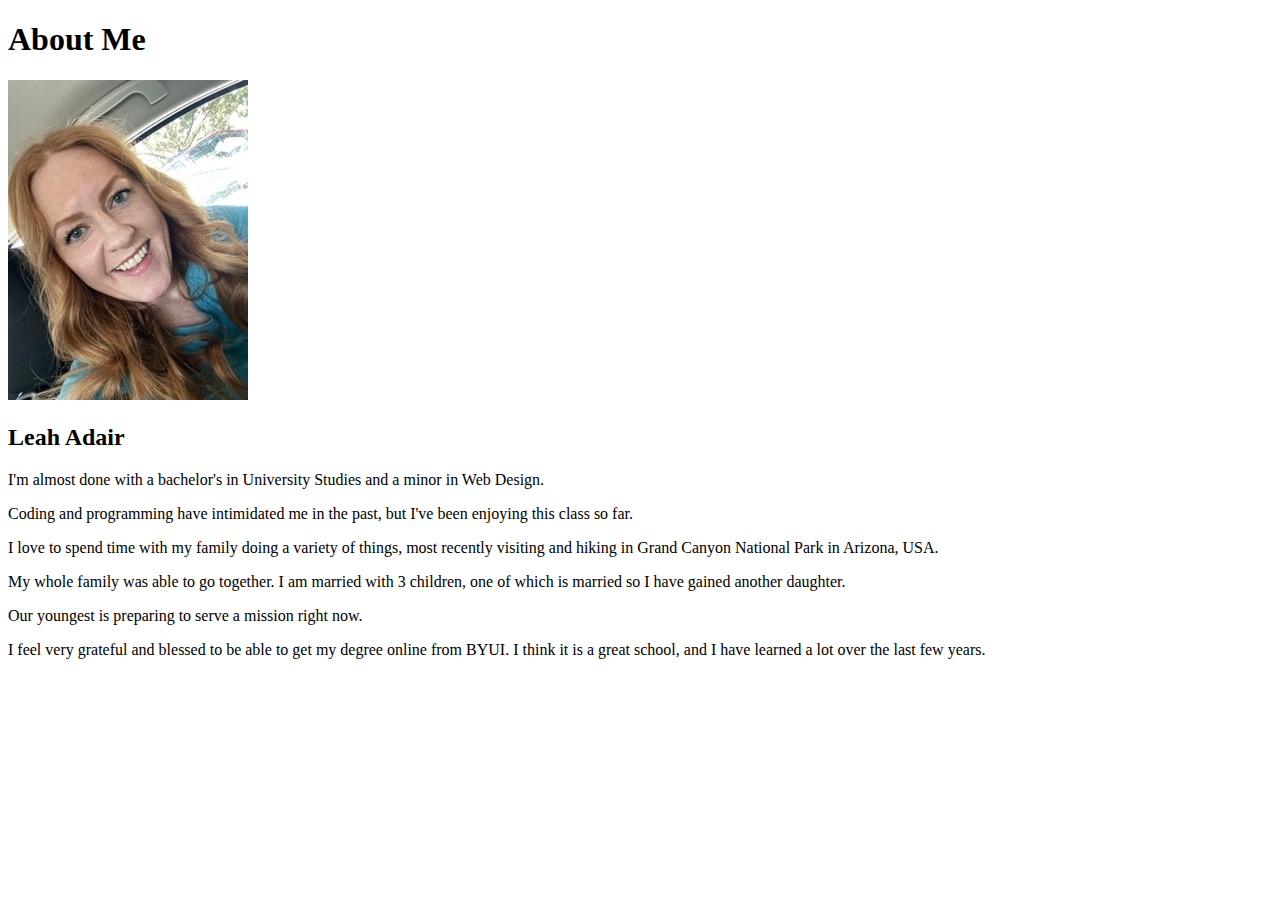
<file: aboutme_/index.html>
<!DOCTYPE html>
<html lang="en">
<head>
    <meta charset="UTF-8">
    <meta name="viewport" content="width=device-width, initial-scale=1.0">
    <title>Home Page</title>
</head>
<body>
    <h1>About Me</h1>
    <img alt="image of me?" src="images/me 2.jpeg">
    <h2>Leah Adair</h2>
    <p>I'm almost done with a bachelor's in University Studies and a minor in Web Design.</p>
    <p>Coding and programming have intimidated me in the past, but I've been enjoying this class so far.</p>
    <p>I love to spend time with my family doing a variety of things, most recently visiting and hiking in Grand Canyon National Park in Arizona, USA.</p> 
    <p>My whole family was able to go together. I am married with 3 children, one of which is married so I have gained another daughter.</p>
    <p>Our youngest is preparing to serve a mission right now.</p>
    <p>I feel very grateful and blessed to be able to get my degree online from BYUI. I think it is a great school, and I have learned a lot over the last few years.</p>

</body>
</html>
</file>
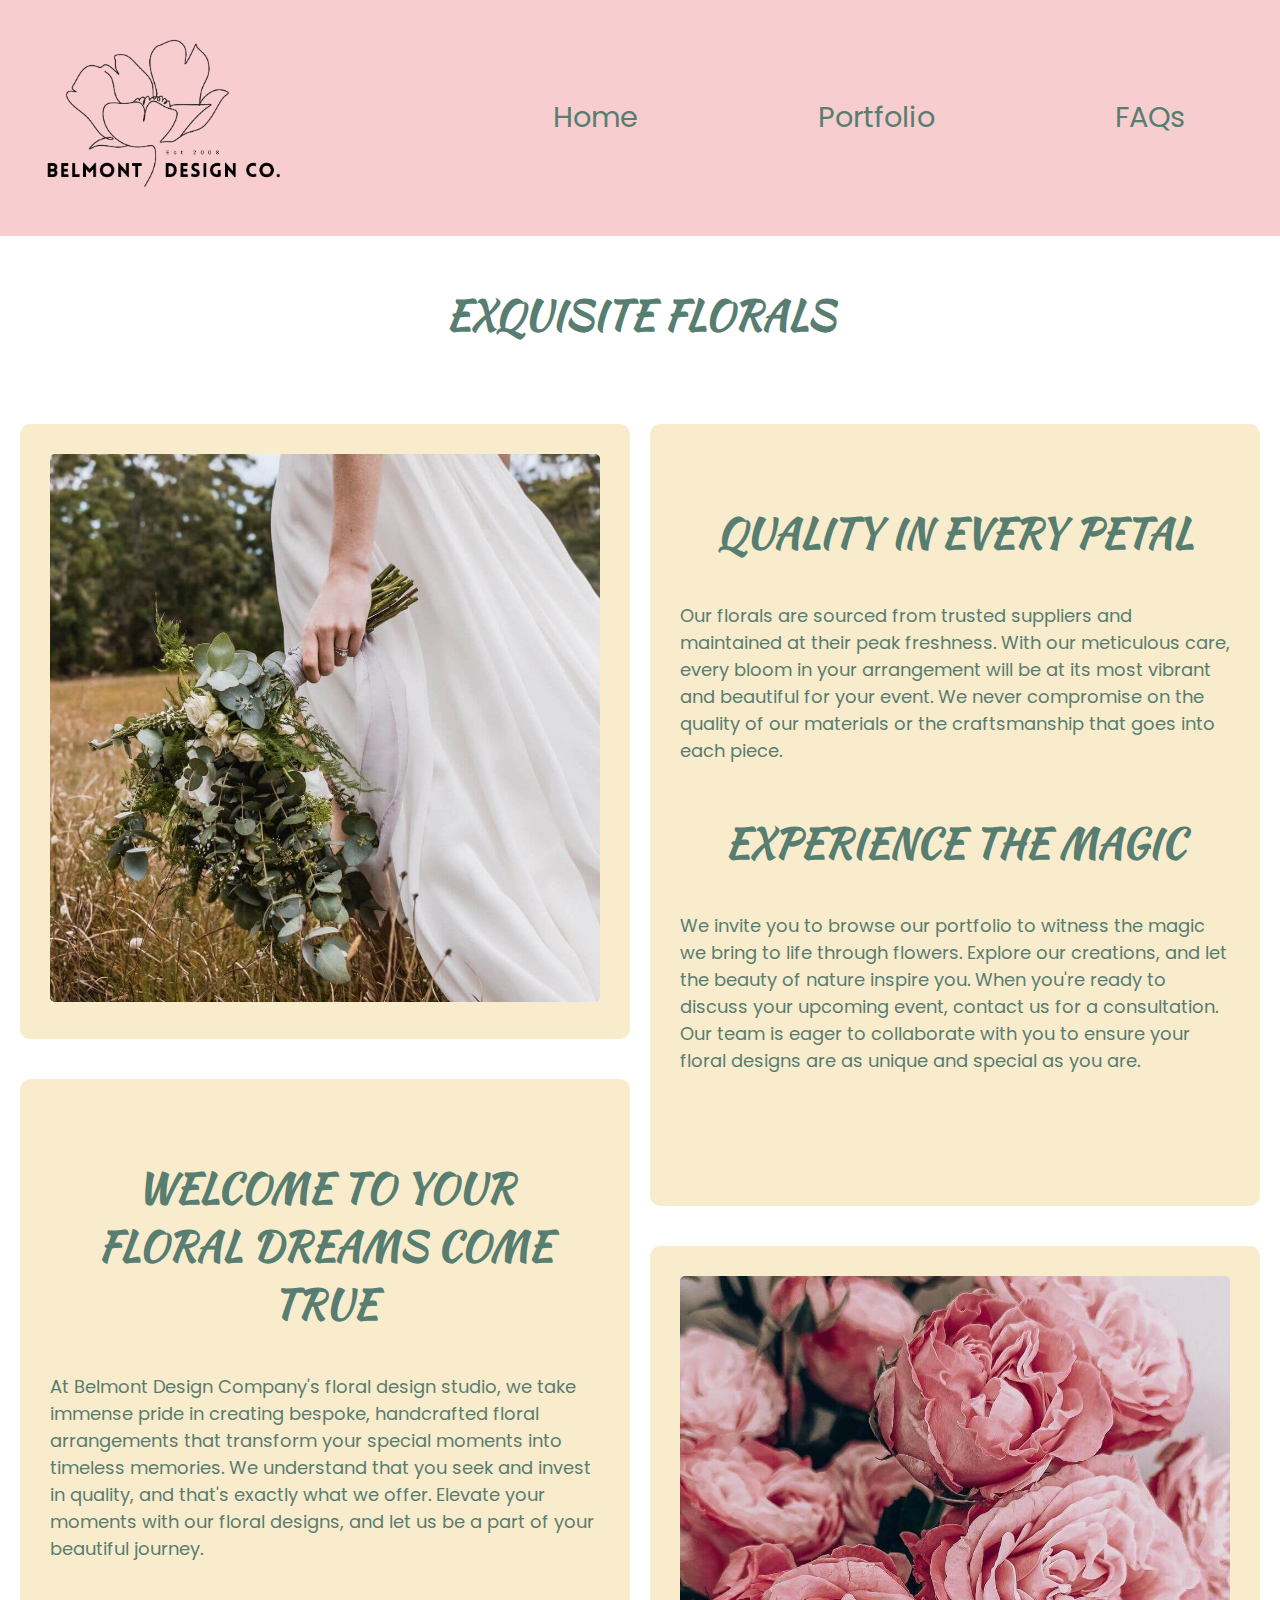
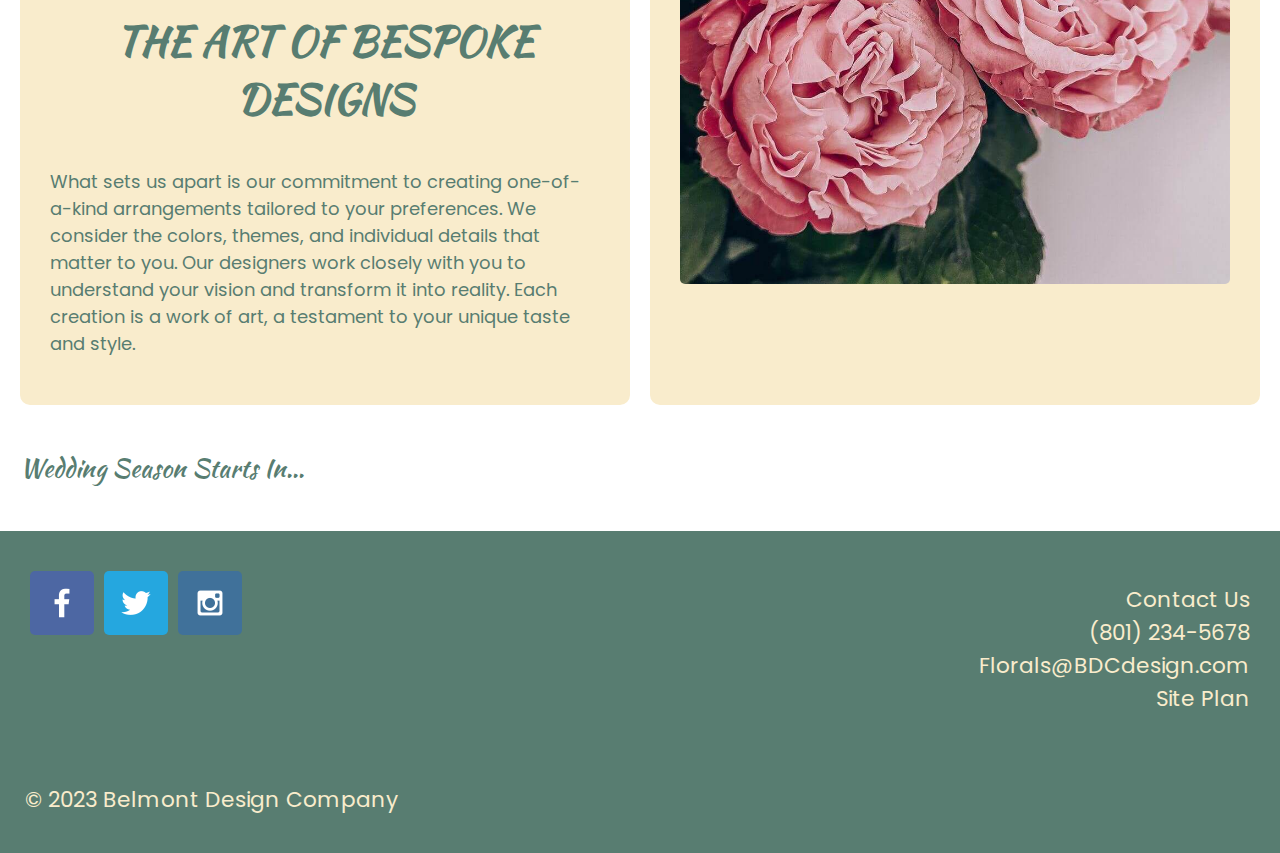
<file: bdc_floral/index.html>
<!DOCTYPE html>
<html lang="en">
<head>
    <meta charset="UTF-8">
    <meta name="viewport" content="width=device-width, initial-scale=1.0">
    <title>Belmont Design Co | Home</title>
    <link rel="stylesheet" href="styles/style.css">
</head>
<body>
     <header>
        <a id="logo_link" href="index.html">
                <img class="logo" src="images/bdc_logo.png" alt="BDC logo">
        </a> 
        <nav>
            <a href="index.html">Home</a>
            <a href="portfolio.html">Portfolio</a>
            <a href="faqs.html">FAQs</a>
        </nav>
     </header>
     <h2>EXQUISITE FLORALS</h2>
     <main class="main">
        <div class="containerA">
            <div class="leftImage">
                <img src="images/wedding_bouquet_home_page.jpg" alt="Wedding bouquet">
            </div>
            <div class="rightText">
                <h2>WELCOME TO YOUR FLORAL DREAMS COME TRUE</h2>
                <p>At Belmont Design Company's floral design studio, we take immense pride in creating bespoke, handcrafted floral arrangements that transform your special moments into timeless memories. We understand that you seek and invest in quality, and that's exactly what we offer. Elevate your moments with our floral designs, and let us be a part of your beautiful journey.</p>

                <h2>THE ART OF BESPOKE DESIGNS</h2>
                <p>What sets us apart is our commitment to creating one-of-a-kind arrangements tailored to your preferences. We consider the colors, themes, and individual details that matter to you. Our designers work closely with you to understand your vision and transform it into reality. Each creation is a work of art, a testament to your unique taste and style.</p>
            </div>
        </div>

        <div class="containerB">
            <div class="leftText">
                <h2>QUALITY IN EVERY PETAL</h2>
                <p>Our florals are sourced from trusted suppliers and maintained at their peak freshness. With our meticulous care, every bloom in your arrangement will be at its most vibrant and beautiful for your event. We never compromise on the quality of our materials or the craftsmanship that goes into each piece.</p>

                <h2>EXPERIENCE THE MAGIC</h2>
                <p>We invite you to browse our portfolio to witness the magic we bring to life through flowers. Explore our creations, and let the beauty of nature inspire you. When you're ready to discuss your upcoming event, contact us for a consultation. Our team is eager to collaborate with you to ensure your floral designs are as unique and special as you are.</p>
            </div>
            <div class="rightImage">
                <img src="images/raw_flowers.jpg" alt="Fresh flowers">
            </div>
        </div>
<div class="wedding">
    <p>Wedding Season Starts In...</p>
</div>

<!-- Display the countdown timer in an element -->
<p id="demo"></p>

<script>

// Set the date we're counting down to
var countDownDate = new Date("May 1, 2024 00:00:00").getTime();

// Update the count down every 1 second
var x = setInterval(function() {

  // Get today's date and time
  var now = new Date().getTime();

  // Find the distance between now and the count down date
  var distance = countDownDate - now;

  // Time calculations for days, hours, minutes and seconds
  var days = Math.floor(distance / (1000 * 60 * 60 * 24));
  var hours = Math.floor((distance % (1000 * 60 * 60 * 24)) / (1000 * 60 * 60));
  var minutes = Math.floor((distance % (1000 * 60 * 60)) / (1000 * 60));
  var seconds = Math.floor((distance % (1000 * 60)) / 1000);


  // Display the result in the element with id="demo"
  document.getElementById("demo").innerHTML = days + " days  " + hours + " hours  "
  + minutes + " minutes and  " + seconds + " seconds! ";

  // If the count down is finished, write some text
  if (distance < 0) {
    clearInterval(x);
    document.getElementById("demo").innerHTML = "EXPIRED";
  }
}, 1000);

</script>
</main>
<footer>
    <div class="social">
        <a href="https://facebook.com" target="_blank">
            <img src="images/facebook.png" alt="fb icon">
        </a>
        <a href="https://twitter.com" target="_blank">
            <img src="images/twitter.png" alt="twitter icon">
        </a>
        <a href="https://instagram.com" target="_blank">
            <img src="images/instagram.png" alt="instagram icon">
        </a>
    </div>

    <div class="info">
        <p><a href="#">Contact Us</a><br>
            (801) 234-5678<br>
            Florals@BDCdesign.com<br>
            <a href="site-plan.html">Site Plan</a></p>
    </div>
    <div class="copy">
        <p>&copy; 2023 Belmont Design Company</p>
    </div>

</footer>
</body>
</html>
</file>
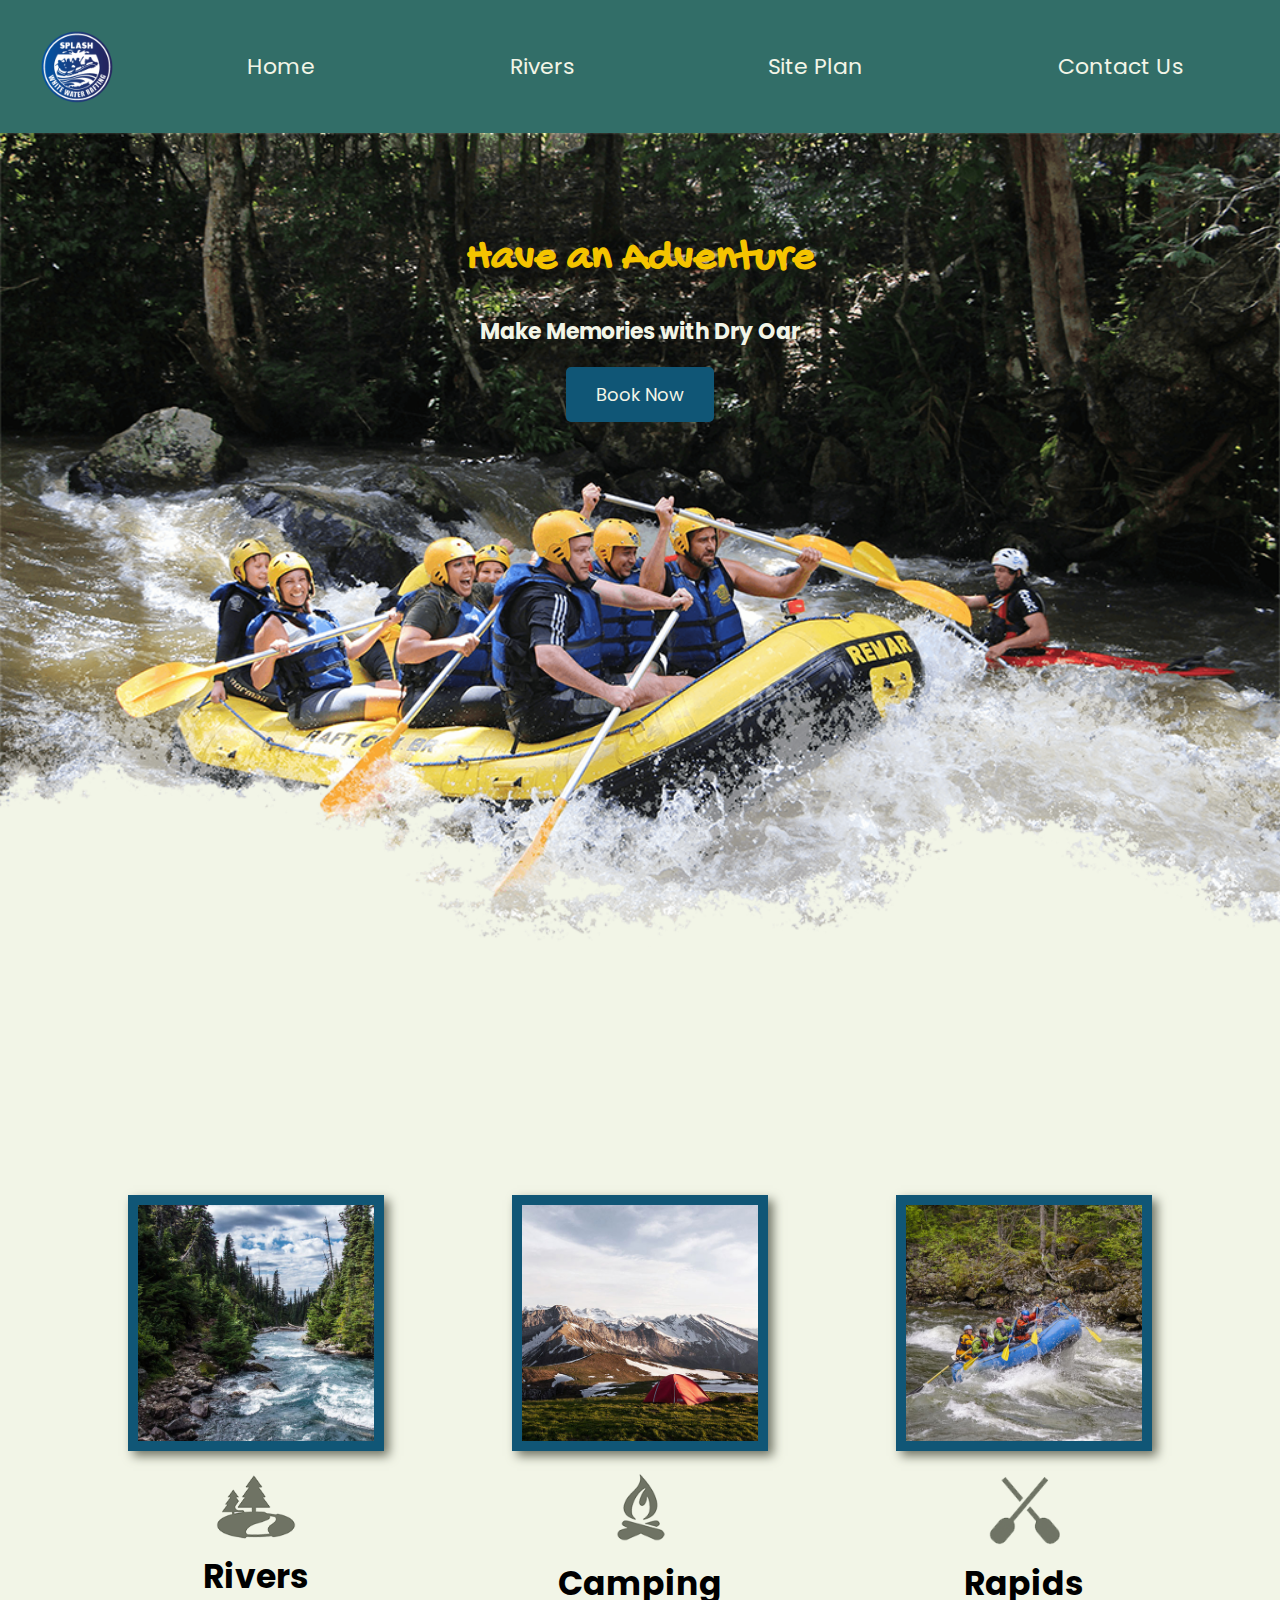
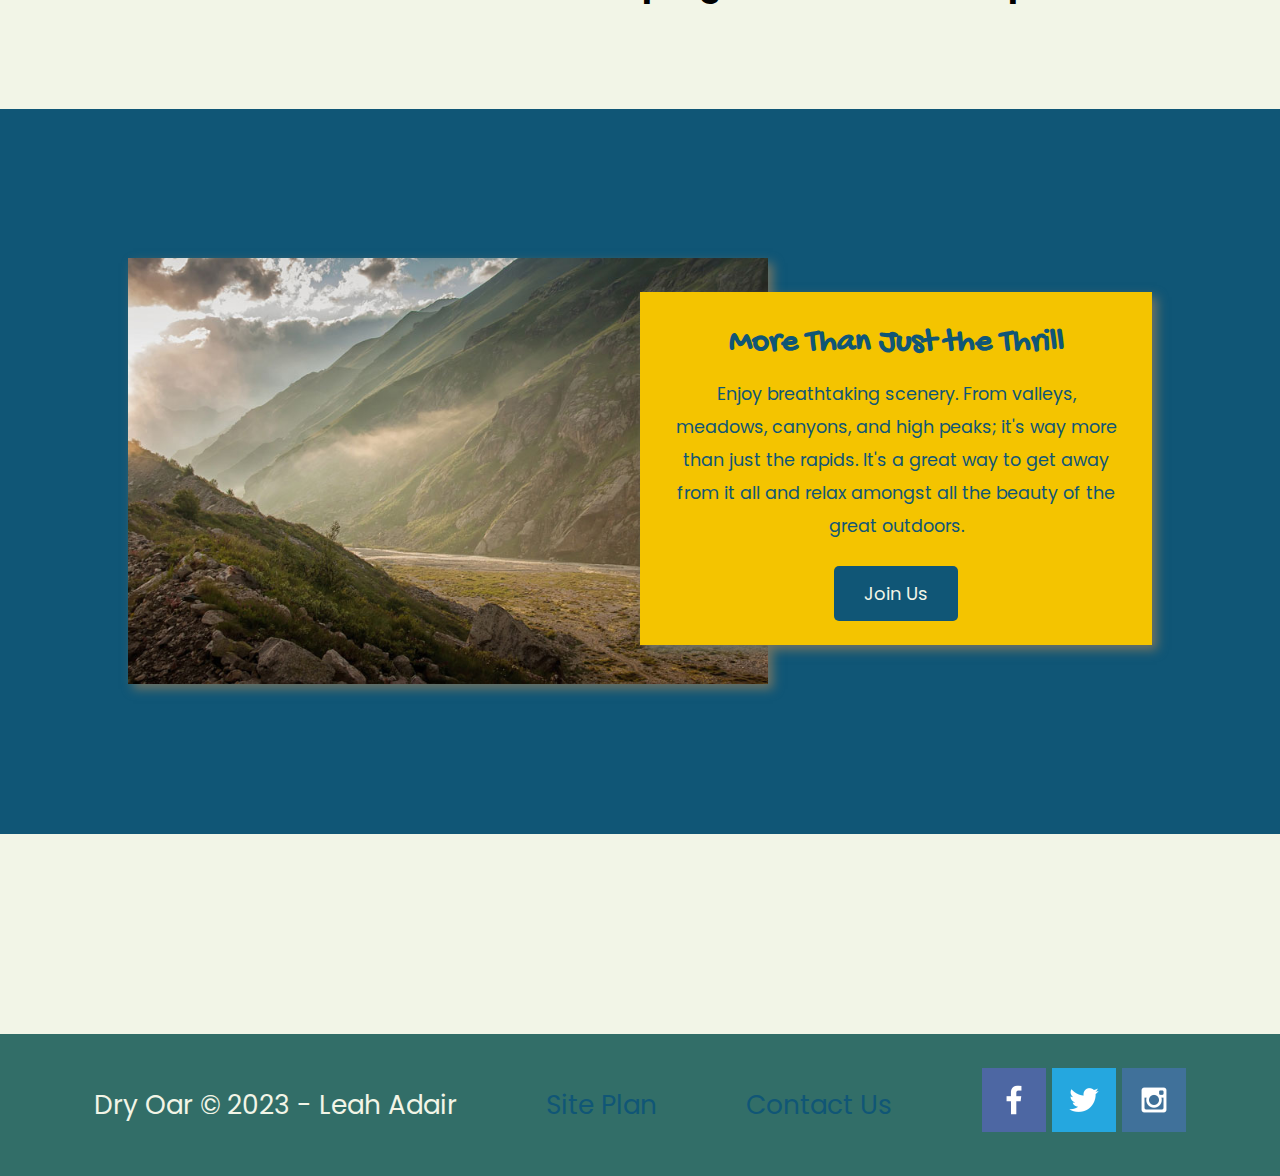
<file: wwr/index.html>
<!DOCTYPE html>
<html lang="en">
<head>
    <meta charset="UTF-8">
    <meta name="viewport" content="width=device-width, initial-scale=1.0">
    <title>Whitewater Rafting Vacations | Dry Oar Boating | Home</title>
    <link rel="stylesheet" href="styles/style.css">
</head>
<body>
<div id="content">
    <header>
        <a id="logo_link" href="index.html">
            <img class="logo" src="images/splashlogo.png" alt="Dry Oar Logo">
        </a> 
        <nav>
            <a href="index.html">Home</a>
            <a href="rivers.html">Rivers</a>
            <a href="site-plan-rafting.html">Site Plan</a>
            <a href="contactus.html">Contact Us</a>
        </nav>
    </header>
    <div id="hero">
        <div id="hero-box">
            <img id="hero-img" src="images/hero.png" alt="People enjoying rafting">
        </div>
        <section id="hero-msg">
            <h1 class="home-title">Have an Adventure</h1>
            <h4>Make Memories with Dry Oar</h4>
            <div class="button-box">
                <a class="book" href="contactus.html">Book Now</a>
            </div>
        </section>
    </div>
    <main class="home-grid">
        <section class="rivers-card">
            <img class="card-img" src="images/rivers.jpg" alt="river in forest">
            <img class="icon" src="images/river_icon.png" alt="river icon">
            <h2>Rivers</h2>
        </section>
        <section class="camping-card">
            <img class="card-img" src="images/camping.jpg" alt="tent in mountains">
            <img class="icon" src="images/fire_icon.png" alt="fire icon">
            <h2>Camping</h2>
        </section>
        <section class="rapids-card">
            <img class="card-img" src="images/rapids.jpg" alt="rafting boat">
            <img class="icon" src="images/oars.png" alt="oars icon">
            <h2>Rapids</h2>
        </section>
        <div id="background"></div>
        <img class="mountains" src="images/mountains.jpg" alt="Misty mountains">
        <section class="msg">
            <h2>More Than Just the Thrill</h2>
            <p>Enjoy breathtaking scenery. From valleys, meadows, canyons, and high peaks; it's way more than just the rapids. It's a great way to get away from it all and relax amongst all the beauty of the great outdoors.</p>
            <a class="join" href="rivers.html">Join Us</a>
        </section>
    </main>
    <footer>
        <p>Dry Oar &copy; 2023 - Leah Adair</p>
        <p><a href="site-plan-rafting">Site Plan</a> </p>
        <p><a href="contactus.html">Contact Us</a> </p>
        <div class="social">
            <a href="https://facebook.com" target="_blank">
                <img src="images/facebook.png" alt="fb icon">
            </a>
            <a href="https://twitter.com" target="_blank">
                <img src="images/twitter.png" alt="twitter icon">
            </a>
            <a href="https://instagram.com" target="_blank">
                <img src="images/instagram.png" alt="instagram icon">
            </a>
        </div>
    </footer>
</div>
</body>
</html>
</file>
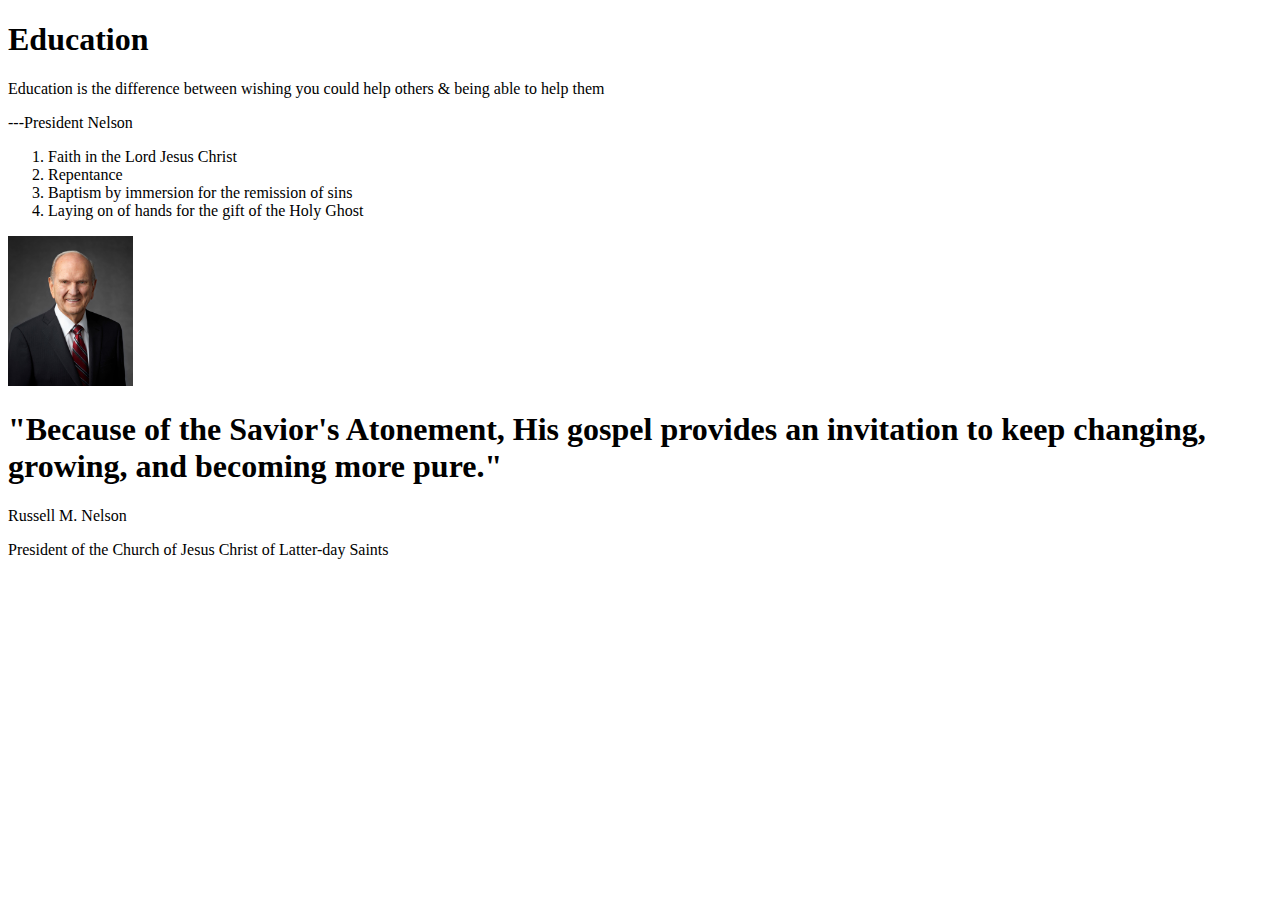
<file: challenge.html>
<!DOCTYPE html>
<html lang="en">
<head>
    <meta charset="UTF-8">
    <meta name="viewport" content="width=device-width, initial-scale=1.0">
    <title>Education</title>
</head>
<body>
    <h1>Education</h1>
    <p>Education is the difference between wishing you could help others & being able to help them
    </p>
    <p>---President Nelson
    </p>
    <ol>
        <li>Faith in the Lord Jesus Christ</li>
        <li>Repentance</li>
        <li>Baptism by immersion for the remission of sins</li>
        <li>Laying on of hands for the gift of the Holy Ghost</li>
    </ol>
    <img src="ch-images/russell_nelson_official_portrait_2018.jpeg" alt="President Nelson" width="125" height="150">
    <h1>"Because of the Savior's Atonement, His gospel provides an invitation to keep changing, growing, and becoming more pure."</h1>
    <p>Russell M. Nelson</p>
    <p>President of the Church of Jesus Christ of Latter-day Saints
    </p>
</body>
</html>
</file>
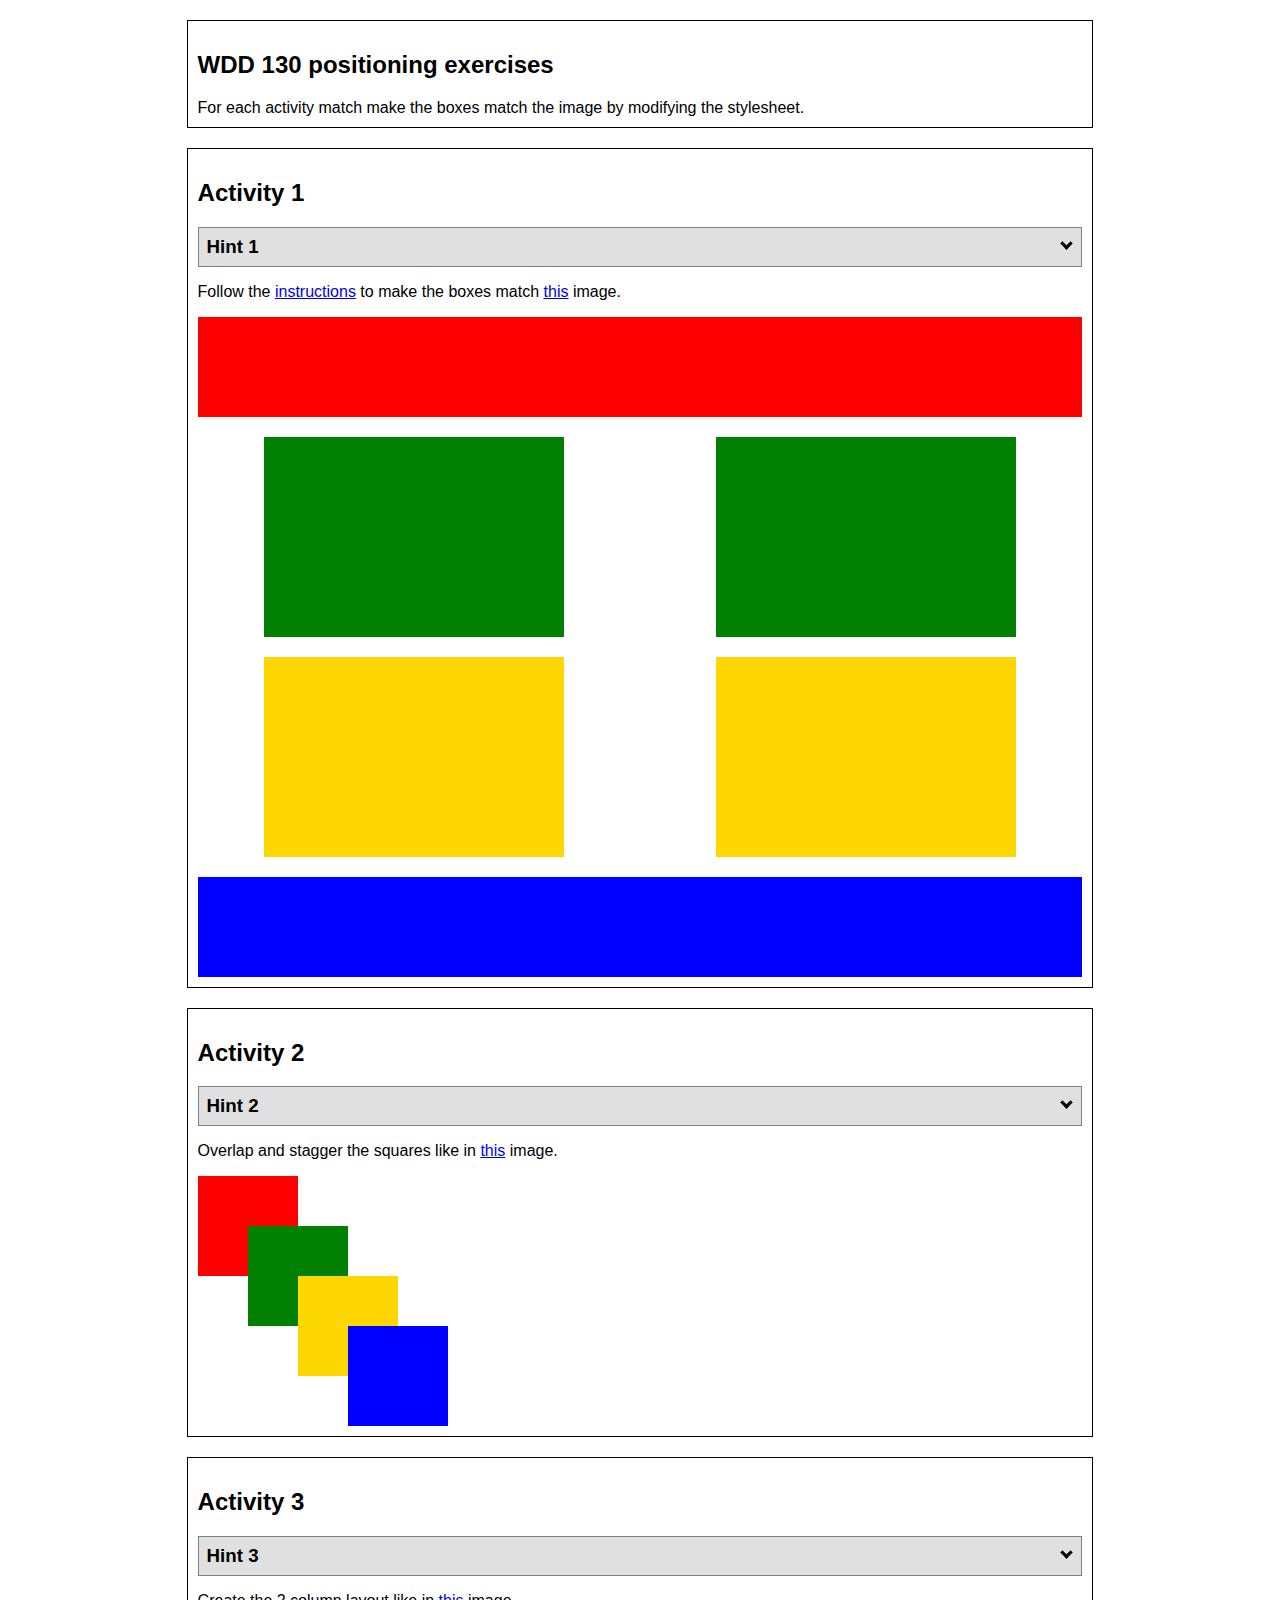
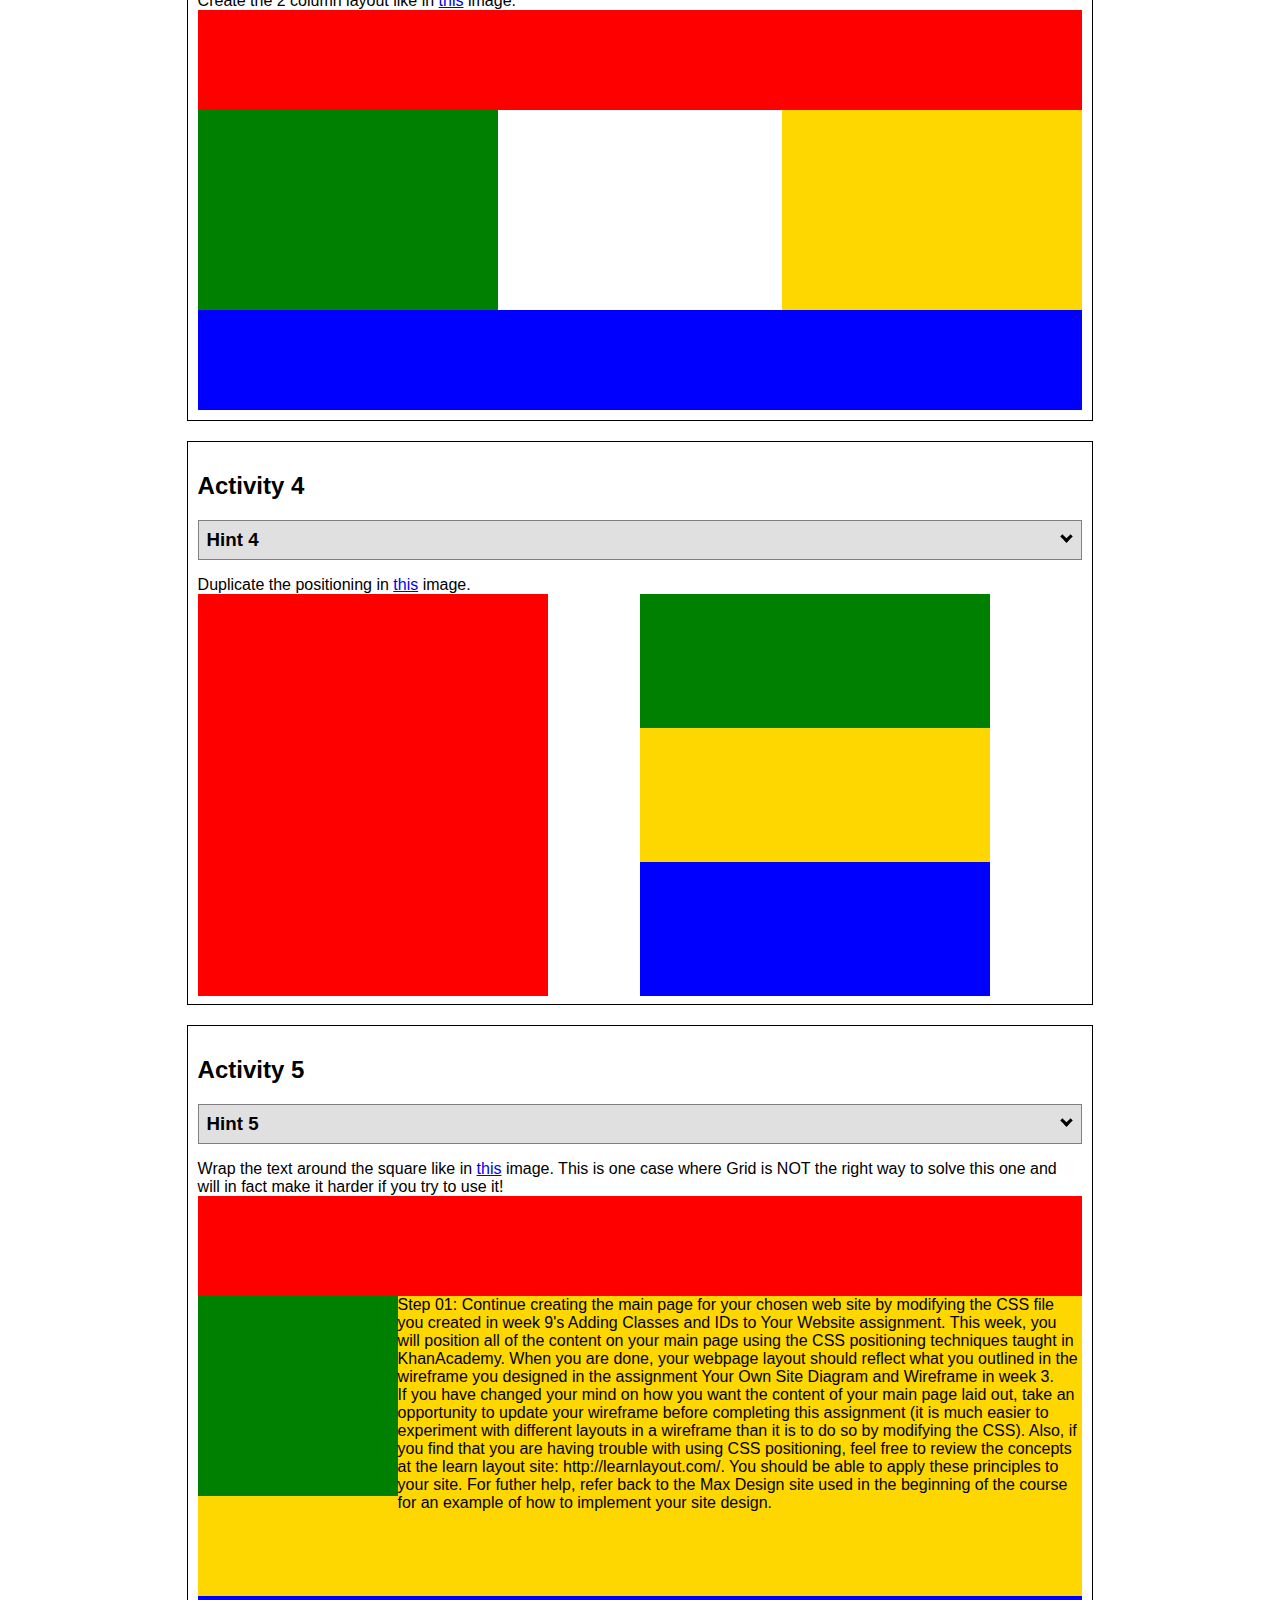
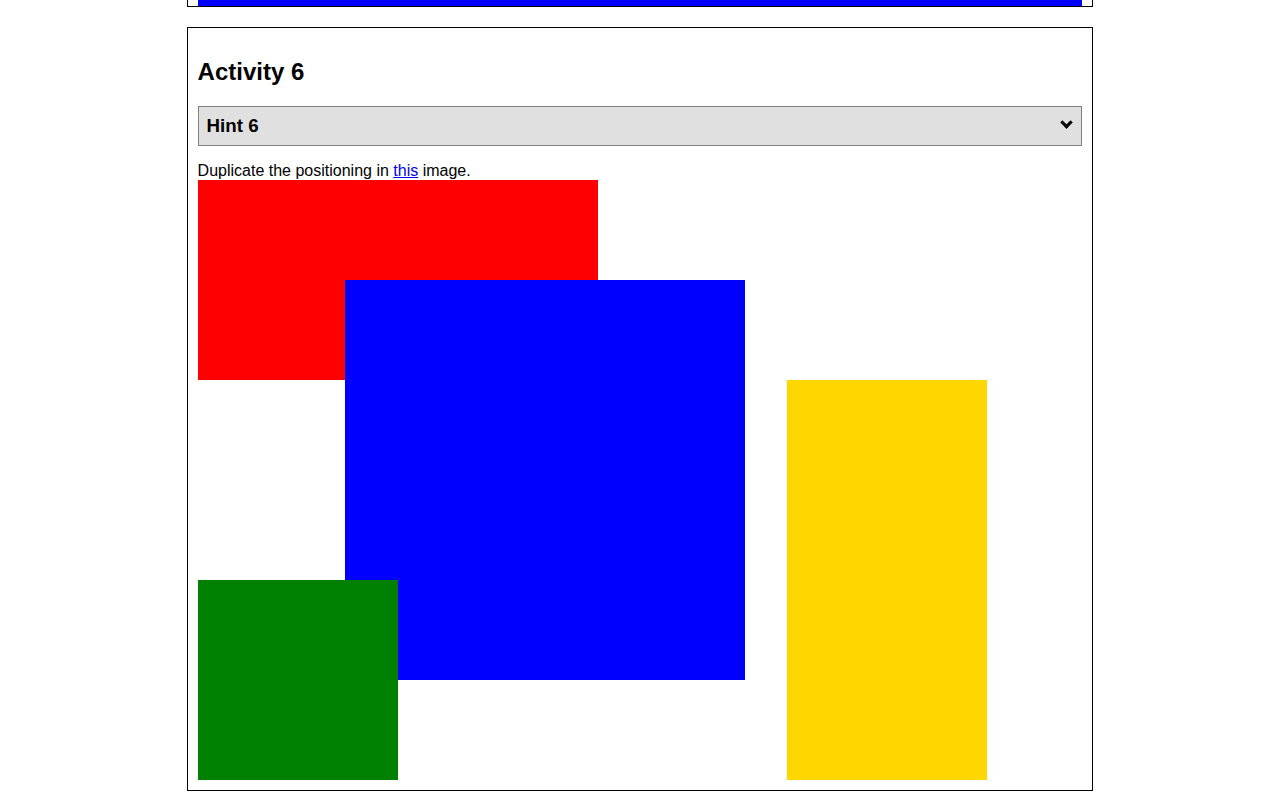
<file: positioning.html>
<!DOCTYPE html>
<html lang="en">
  <head>
    <!-- HTML - Name: positioning.html -->
    <title>Positioning Activity</title>
    <link rel="stylesheet" type="text/css" href="positionstyles.css" />
  </head>
  <body>
    <div class="activity">
      <h2>WDD 130 positioning exercises</h2>
      For each activity match make the boxes match the image by modifying the stylesheet.</div>
    <div class="activity">
      <h2>Activity 1</h2>
      <section class="hint"><input type="checkbox" ><i></i> <h3>Hint 1</h3><div><p>Check out the <a href="https://byui-wdd.github.io/wdd130/activities/w06-css-positioning.html" target="_blank">activity instructions</a> in Ilearn!</p></div></section>
      <p>Follow the <a href="https://byui-wdd.github.io/wdd130/activities/w06-css-positioning.html" target="_blank">instructions</a> to make the boxes match  <a href="https://byui-wdd.github.io/wdd130/images/example1.png" target="_blank">this</a> image.</p>
      <div class="content1" >
        <div class="red1" ></div>
        <div class="green1" ></div>
        <div class="green1" ></div>
        <div class="yellow1"></div>
        <div class="yellow1"></div>
        <div class="blue1"></div>
      </div>
    </div>
    <div class="activity">
      <h2>Activity 2</h2>
      <section class="hint"><input type="checkbox" > <h3>Hint 2</h3><i></i><div>
      <ul>
      <li>grid-template-columns: 50px 50px 50px 50px 50px </li></ul></div></section>
      <p>Overlap and stagger the squares like in <a href="https://byui-wdd.github.io/wdd130/images/example2.png" target="_blank">this</a> image.</p>
      <div class="content2" >
        <div class="red2" ></div>
        <div class="green2" ></div>
        <div class="yellow2"></div>
        <div class="blue2"></div>
      </div>
    </div>
    <div class="activity">
      <h2>Activity 3</h2>
      <section class="hint"><input type="checkbox" > <h3>Hint 3</h3><i></i><div><p>This one is going to be best solved with CSS Grid. Remember to make the boxes the right width first...then start moving them around. </p><h4>Properties used:</h4><ul><li>display:grid;</li><li>grid-template-columns:</li><li>grid-column-gap:</li>
        <li>grid-column:</li>  </ul></div></section>
      Create the 2 column layout like in <a href="https://byui-wdd.github.io/wdd130/images/example3.png" target="_blank">this</a>  image.
      <div class="content3" >
        <div class="red3" ></div>
        <div class="green3" ></div>
        <div class="yellow3"></div>
        <div class="blue3"></div>
      </div>
    </div>
    <div class="activity">
      <h2>Activity 4</h2>
      <section class="hint"><input type="checkbox" > <h3>Hint 4</h3><i></i><div><p>For the others we have been primarily concerned with width. For this one you will need to adjust height as well. </p><h4>Properties used:</h4><ul><li>display:grid;</li><li>grid-template-columns:</li><li>grid-row:</li></ul></div></section>
      Duplicate the positioning in <a href="https://byui-wdd.github.io/wdd130/images/example4.png" target="_blank">this</a> image. 
      <div class="content4" >
        <div class="red4" ></div>
        <div class="green4" ></div>
        <div class="yellow4"></div>
        <div class="blue4"></div>
      </div>
    </div>

    <div class="activity">
      <h2>Activity 5</h2>
      <section class="hint"><input type="checkbox" > <h3>Hint 5</h3><i></i><div><p>Grid is <strong>not</strong> the right way to do this.  In fact there is only one way to really do that...and that is with float. Remember that we float the thing we want the text to wrap around.  Also remember to start by making all the shapes the right size and shape.</p><h4>Properties used:</h4><ul><li>float: left;</li></ul></div></section>
      Wrap the text around the square like in <a href="https://byui-wdd.github.io/wdd130/images/example5.png" target="_blank">this</a> image. This is one case where Grid is NOT the right way to solve this one and will in fact make it harder if you try to use it!
      <div class="content5" >
        <div class="red5" ></div>
        <div class="green5" ></div>
        <div class="yellow5">Step 01: Continue creating the main page for your chosen web site by modifying the CSS file you created in week 9's Adding Classes and IDs to Your Website assignment. This week, you will position all of the content on your main page using the CSS positioning techniques taught in KhanAcademy. When you are done, your webpage layout should reflect what you outlined in the wireframe you designed in the assignment Your Own Site Diagram and Wireframe in week 3. <br />
          If you have changed your mind on how you want the content of your main page laid out, take an opportunity to update your wireframe before completing this assignment (it is much easier to experiment with different layouts in a wireframe than it is to do so by modifying the CSS). Also, if you find that you are having trouble with using CSS positioning, feel free to review the concepts at the learn layout site: http://learnlayout.com/. You should be able to apply these principles to your site. For futher help, refer back to the Max Design site used in the beginning of the course for an example of how to implement your site design.</div>
        <div class="blue5"></div>
      </div>
    </div>
    <div class="activity">
      <h2>Activity 6</h2>
      <section class="hint"><input type="checkbox" > <h3>Hint 6</h3><i></i><div><p>This one is all about visualizing the grid behind the layout. If you are having a hard time doing that first: all the sizes are even multiples of 100, and second here is another example with the lines drawn: <a href="https://byui-wdd.github.io/wdd130/images/example6-hint.png" target="_blank">example 6 with lines</a>. For this one you will find it easiest if you use px for the column width. You can also use <kbd>z-index</kbd> to control the element layering.    </p><h4>Properties used:</h4><ul><li>display:grid;</li><li>grid-template-columns:</li><li>grid-column:</li><li>grid-row:</li><li><a href="https://www.w3schools.com/cssref/pr_pos_z-index.asp" target="_blank">z-index:</a></li></ul></div></section>
      Duplicate the positioning in <a href="https://byui-wdd.github.io/wdd130/images/example6.png" target="_blank">this</a> image.
      <div class="content6" >
        <div class="red6" ></div>
        <div class="green6" ></div>
        <div class="yellow6"></div>
        <div class="blue6"></div>
      </div>
    </div>
  </body>
</html>
</file>
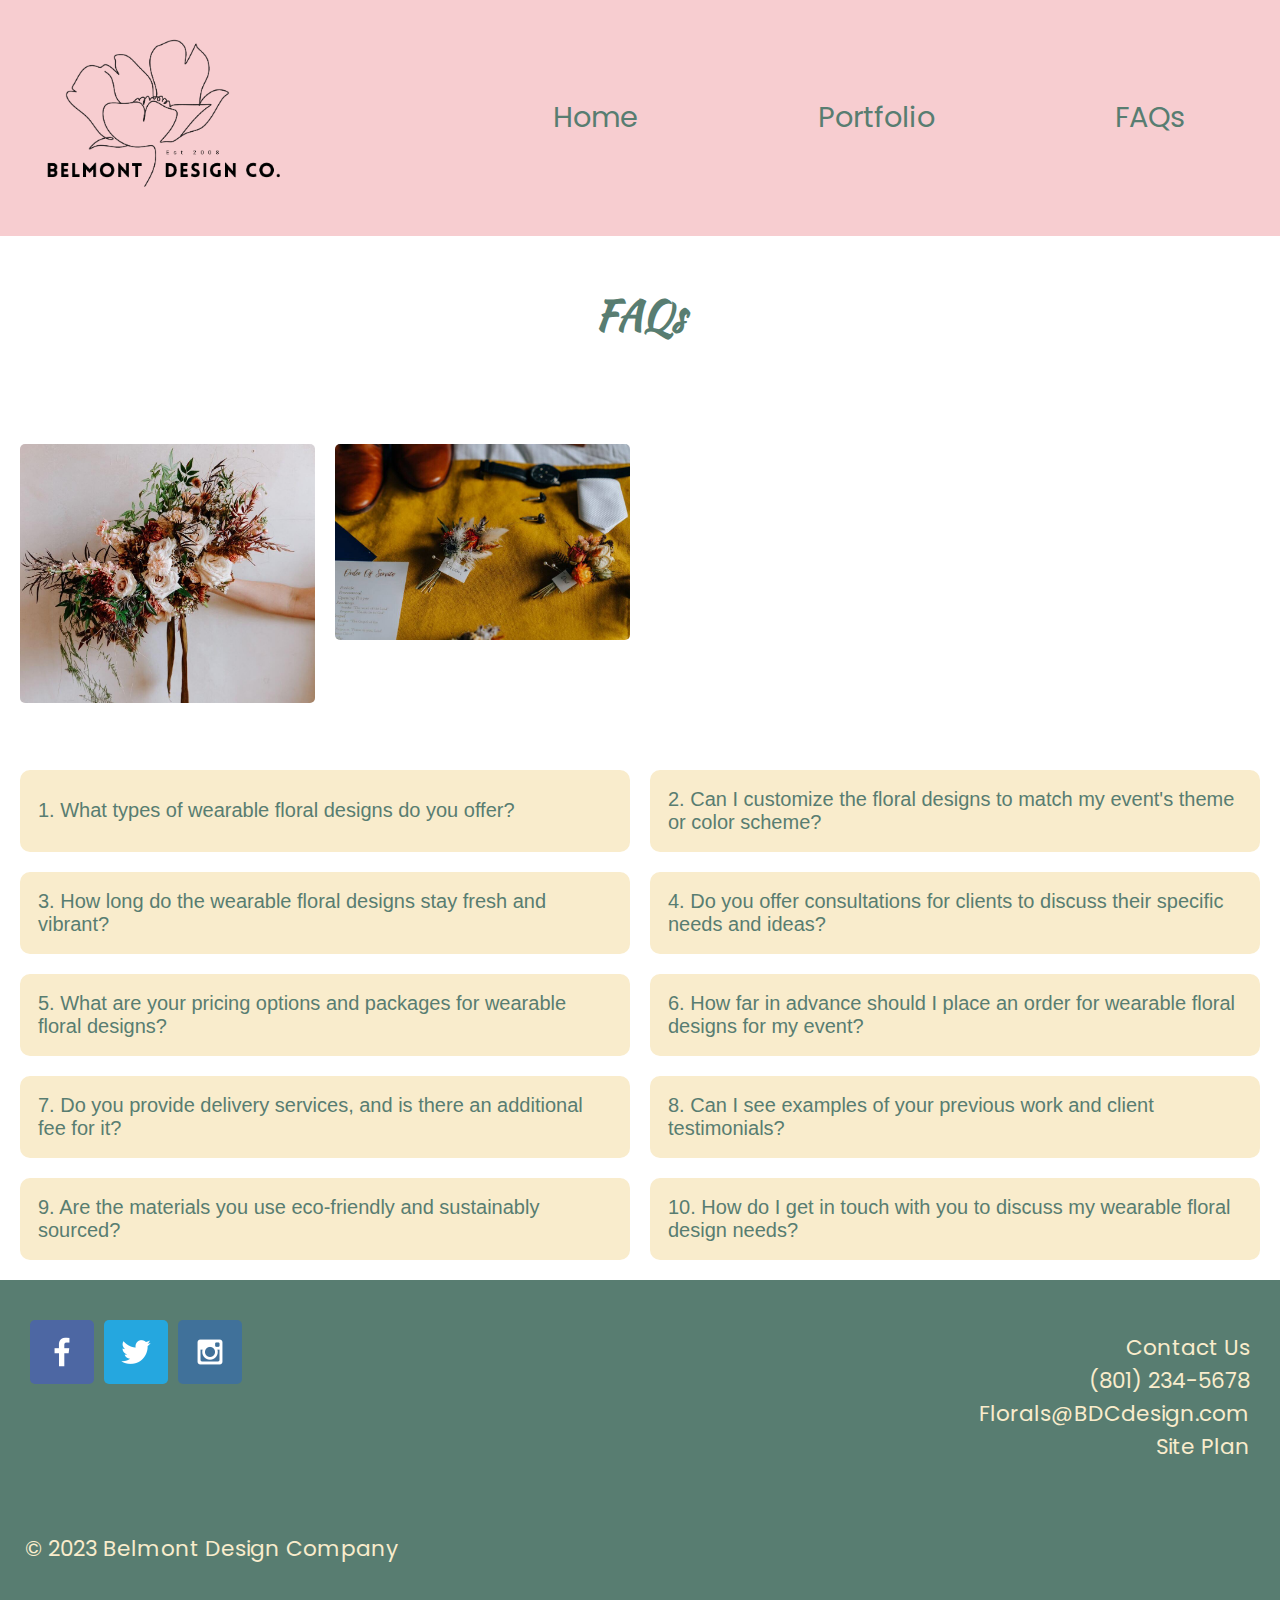
<file: bdc_floral/faqs.html>
<!DOCTYPE html>
<html lang="en">
<head>
    <meta charset="UTF-8">
    <meta name="viewport" content="width=device-width, initial-scale=1.0">
    <title>Belmont Design Co | Home</title>
    <link rel="stylesheet" href="styles/style.css">

</head>

<body>
     <header>
        <a id="logo_link" href="index.html">
                <img class="logo" src="images/bdc_logo.png" alt="BDC logo">
        </a> 
        <nav>
            <a href="index.html">Home</a>
            <a href="portfolio.html">Portfolio</a>
            <a href="faqs.html">FAQs</a>
        </nav>
    </header>
    <h2>FAQs</h2>
    <main class="main">
        <div class="containerfaq">
            <div class="image-container-left">
                <img src="images/wedding_bouquet_faq_page.jpg" alt="Bridal bouquet">
            </div>
            <div class="image-container-right">
                <img src="images/bouts.jpg" alt="Two boutonnieres">
            </div>
        </div>
    
    <div class="accordion-container">
        <button class="accordion">1. What types of wearable floral designs do you offer?</button>
            <div class="panel">
                <p>We specialize in a wide range of wearable floral designs, including floral crowns, corsages, boutonnieres, floral jewelry, hair accessories, and more. Whether you're planning a wedding or a special date, we have a design to suit your needs.</p>
            </div>

        <button class="accordion">2. Can I customize the floral designs to match my event's theme or color scheme?</button>
            <div class="panel">
                <p>Absolutely! We understand the importance of personalization. We offer customization options to ensure that your wearable floral creations align perfectly with your event's theme and color palette. Just let us know your preferences, and we'll bring your vision to life.</p>
            </div>

        <button class="accordion">3. How long do the wearable floral designs stay fresh and vibrant?</button>
            <div class="panel">
                <p>The longevity of wearable floral designs varies depending on factors such as the type of flowers used and environmental conditions. We provide care instructions to help you keep your florals looking fresh for your event. In general, wearable designs can stay vibrant for the duration of the event.</p>
            </div>

        <button class="accordion">4. Do you offer consultations for clients to discuss their specific needs and ideas?</button>
            <div class="panel">
                <p>Yes, we offer design consultations to better understand your requirements and preferences. We believe in creating a collaborative and personalized experience, ensuring that your wearable floral designs are exactly as you envision them.</p>
            </div>

        <button class="accordion">5. What are your pricing options and packages for wearable floral designs?</button>
            <div class="panel">
                <p>Our pricing is tailored to the specific requirements of each client. We offer a range of packages to accommodate different budgets and needs. Pricing includes the cost of materials, design, and any additional services required. Contact us for a personalized quote.</p>
            </div>

        <button class="accordion">6. How far in advance should I place an order for wearable floral designs for my event?</button>
            <div class="panel">
                <p>We recommend contacting us as early as possible, ideally several months before your event, especially for weddings. This allows us to reserve your date and ensure we have ample time for design, customization, and sourcing the freshest flowers.</p>
            </div>

        <button class="accordion">7. Do you provide delivery services, and is there an additional fee for it?</button>
            <div class="panel">
                <p>Yes, we offer delivery services for your convenience. Delivery fees may vary depending on the location and the scope of the project. We will provide you with all the necessary details during the consultation.</p>
            </div>

        <button class="accordion">8. Can I see examples of your previous work and client testimonials?</button>
            <div class="panel">
                <p>Certainly! You can explore our portfolio on our website to see a collection of our past wearable floral designs.</p>
            </div>

        <button class="accordion">9. Are the materials you use eco-friendly and sustainably sourced?</button>
            <div class="panel">
                <p>We are committed to using high-quality, sustainable, and eco-friendly materials in our designs. We take pride in sourcing our flowers and materials responsibly, ensuring that our creations have a minimal impact on the environment.</p>
            </div>

        <button class="accordion">10. How do I get in touch with you to discuss my wearable floral design needs?</button>
            <div class="panel">
                <p>We make it easy to reach us. You can fill out our contact form on our website, call us at (801) 234-5678, or send an email to Florals@BDCdesign.com. We're eager to hear from you and discuss how we can make your event even more special with our wearable floral designs. If you have any other questions or require additional information, please don't hesitate to contact us. We look forward to being a part of your special event!</p>
            </div>
    </div>
    </main>
    <footer>
        <div class="social">
            <a href="https://facebook.com" target="_blank">
                <img src="images/facebook.png" alt="fb icon">
            </a>
            <a href="https://twitter.com" target="_blank">
                <img src="images/twitter.png" alt="twitter icon">
            </a>
            <a href="https://instagram.com" target="_blank">
                <img src="images/instagram.png" alt="instagram icon">
            </a>
        </div>
    
        <div class="info">
            <p><a href="#">Contact Us</a><br>
                (801) 234-5678<br>Florals@BDCdesign.com<br>
                <a href="site-plan.html">Site Plan</a></p>
        </div>
        <div class="copy">
            <p>&copy; 2023 Belmont Design Company</p>
        </div>
    
    </footer>
    <script>
        document.addEventListener("DOMContentLoaded", function () {
            var acc = document.getElementsByClassName("accordion");
            var i;

            for (i = 0; i < acc.length; i++) {
                acc[i].addEventListener("click", function () {
                    this.classList.toggle("active");

                    var panel = this.nextElementSibling;
                    if (panel.style.display === "block") {
                        panel.style.display = "none";
                    } else {
                        panel.style.display = "block";
                    }
                });
            }
        });
    </script>
</body>
</html>
</file>
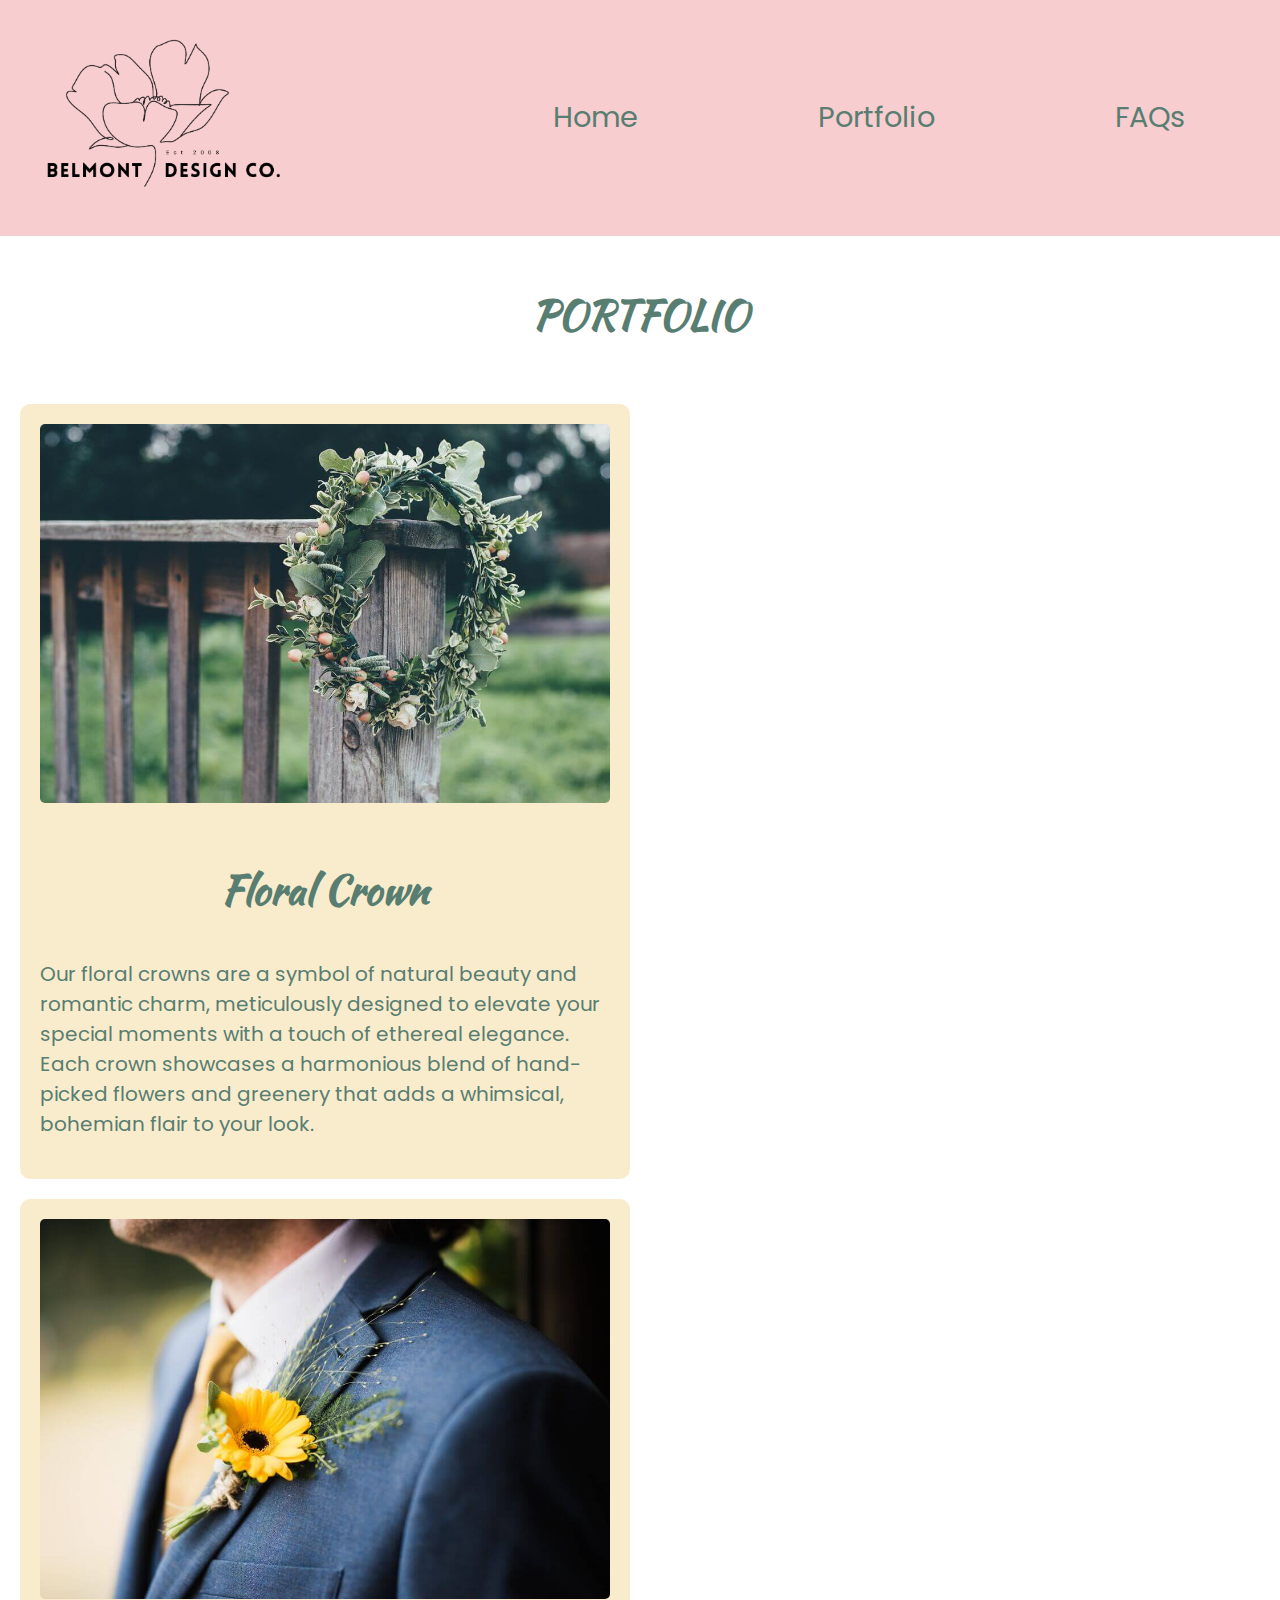
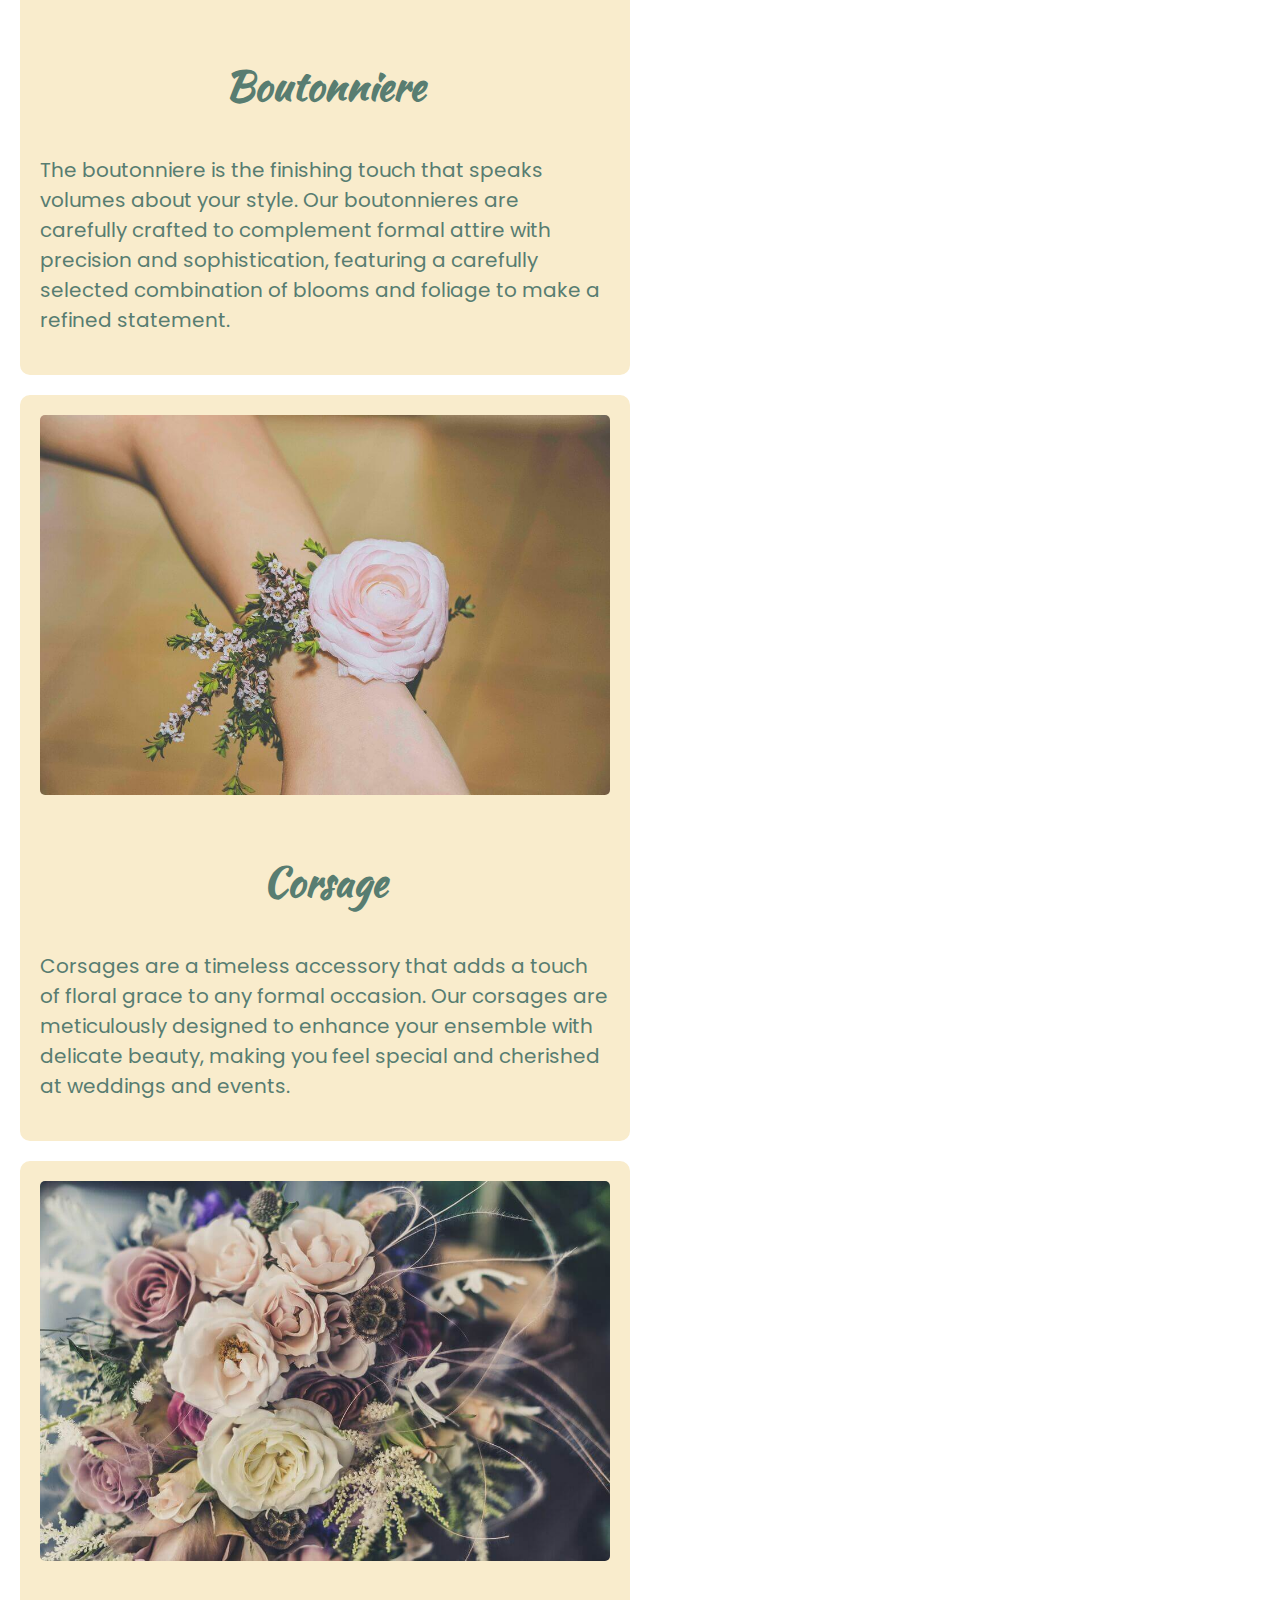
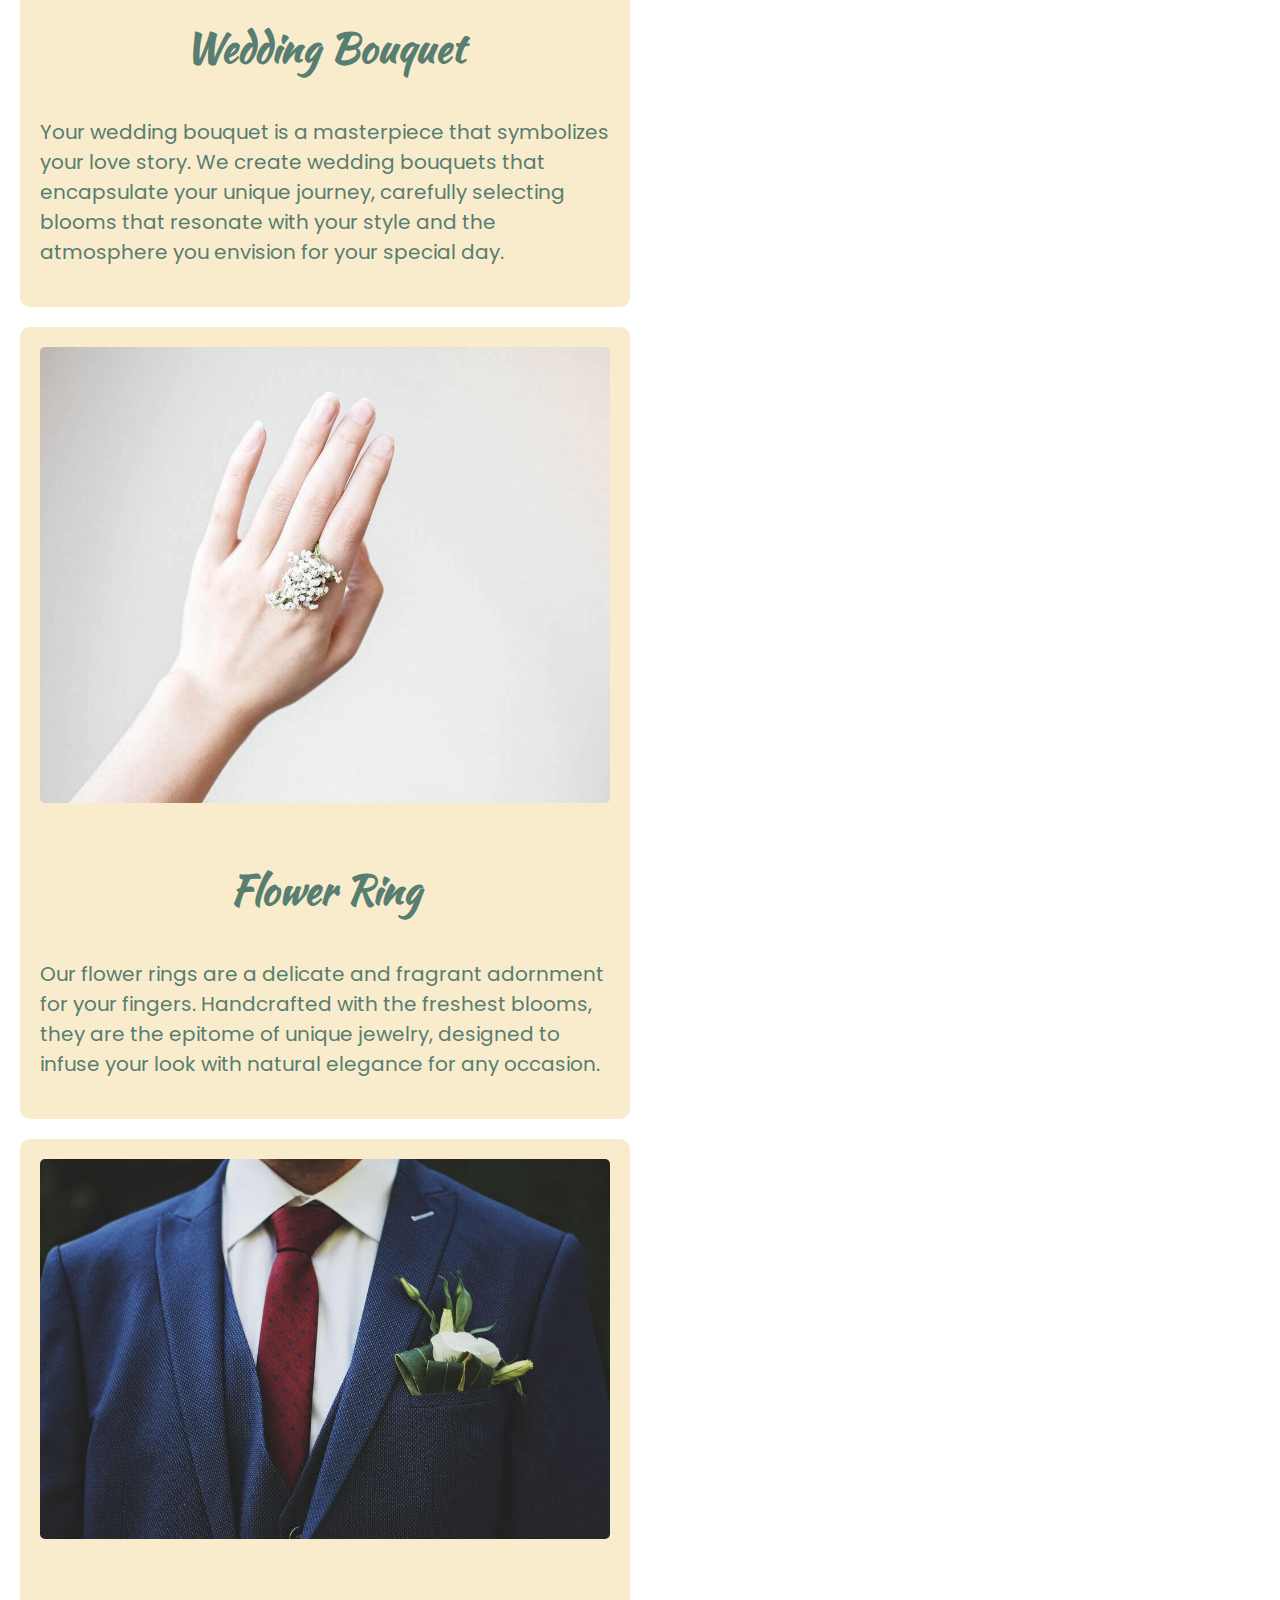
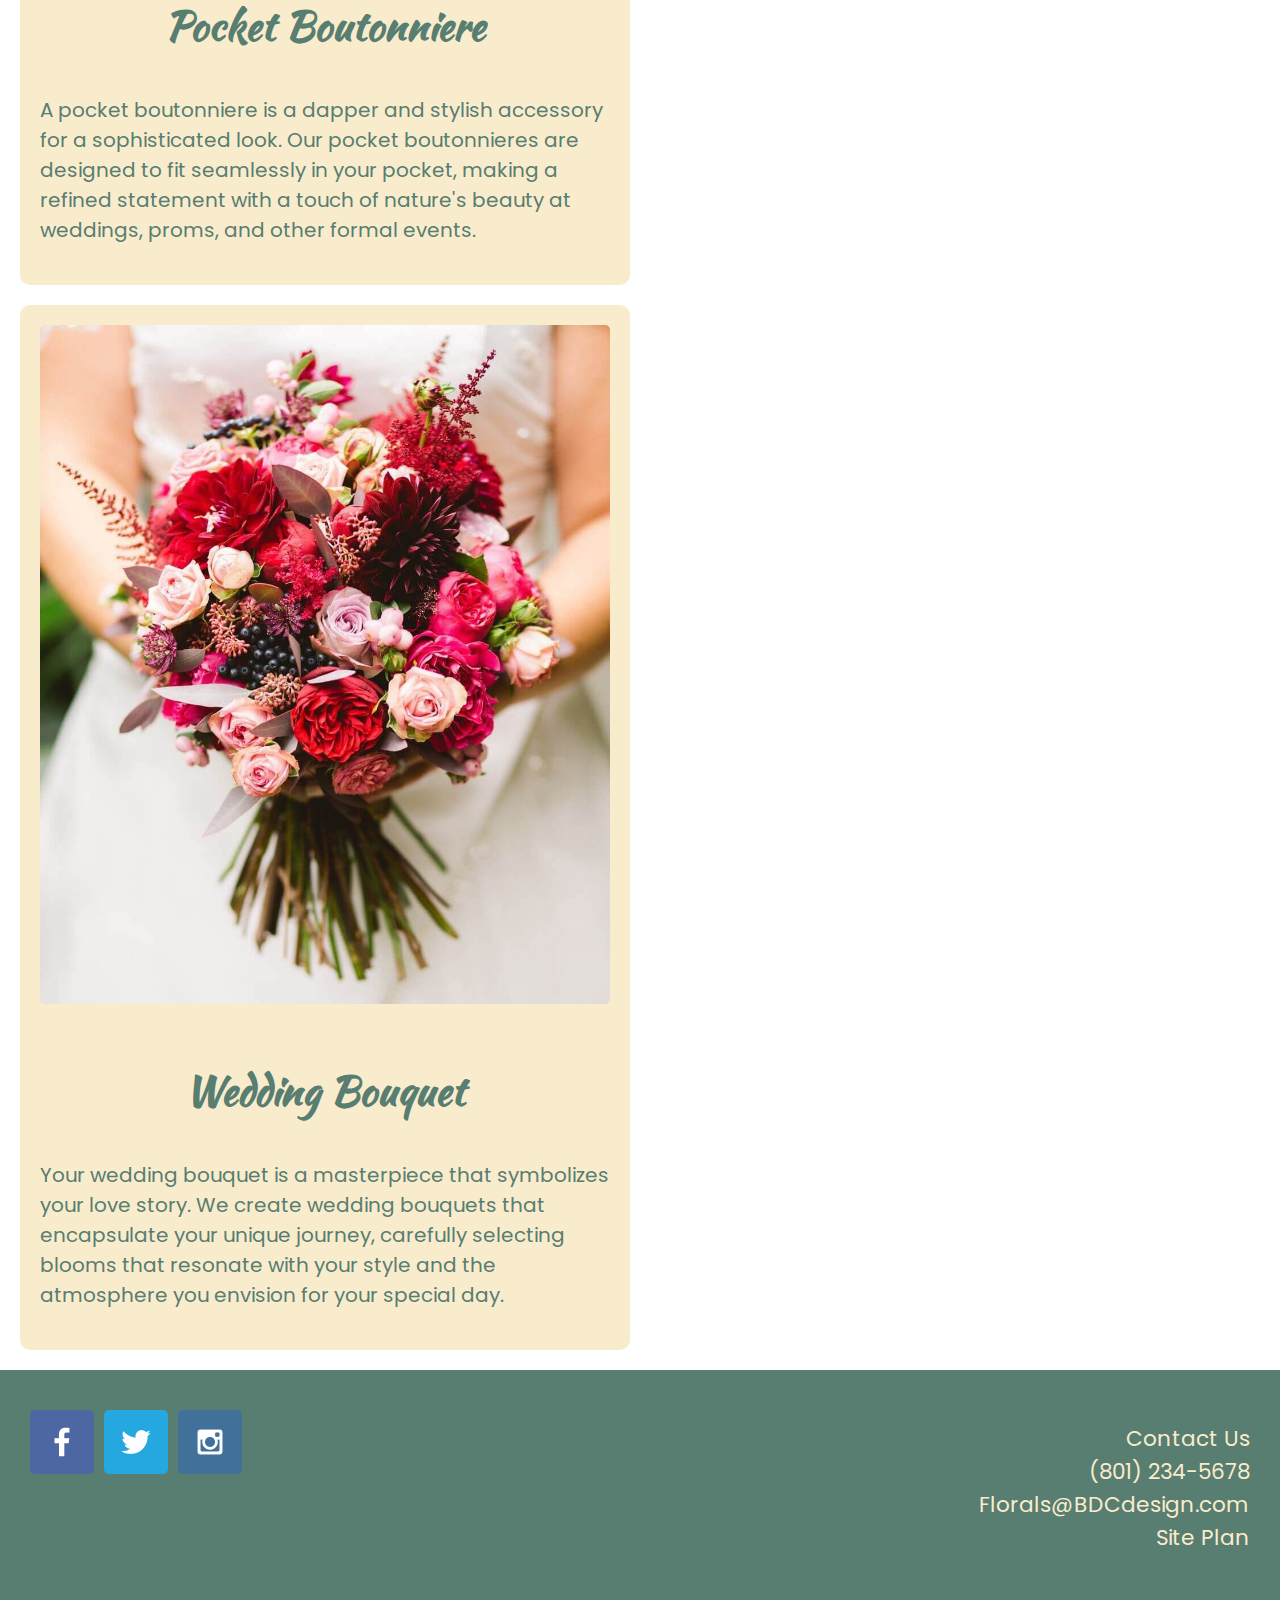
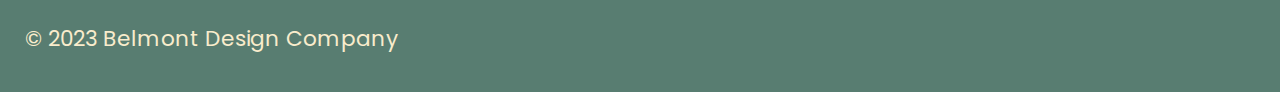
<file: bdc_floral/portfolio.html>
<!DOCTYPE html>
<html lang="en">
<head>
    <meta charset="UTF-8">
    <meta name="viewport" content="width=device-width, initial-scale=1.0">
    <title>Belmont Design Co | Home</title>
    <link rel="stylesheet" href="styles/style.css">
</head>
<body>
     <header>
        <a id="logo_link" href="index.html">
                <img class="logo" src="images/bdc_logo.png" alt="BDC logo">
        </a> 
        <nav>
            <a href="index.html">Home</a>
            <a href="portfolio.html">Portfolio</a>
            <a href="faqs.html">FAQs</a>
        </nav>
     </header>
    <h2>PORTFOLIO</h2>
    <main class="main">
        <div class="row">
            <div class="columnA">
                <div class="content">
                    <img src="images/flower_crown.jpg" alt="Floral crown" style="width:100%">
                    <h2>Floral Crown</h2>
                    <p>Our floral crowns are a symbol of natural beauty and romantic charm, meticulously designed to elevate your special moments with a touch of ethereal elegance. Each crown showcases a harmonious blend of hand-picked flowers and greenery that adds a whimsical, bohemian flair to your look.</p>
                </div>
            </div>
            <div class="columnB">
                <div class="content">
                    <img src="images/bout_yellow.jpg" alt="Boutonniere" style="width:100%">
                    <h2>Boutonniere</h2>
                    <p>The boutonniere is the finishing touch that speaks volumes about your style. Our boutonnieres are carefully crafted to complement formal attire with precision and sophistication, featuring a carefully selected combination of blooms and foliage to make a refined statement.</p>
                </div>
            </div>
            <div class="columnC">
                <div class="content">
                    <img src="images/wrist_corsage.jpg" alt="Corsage" style="width:100%">
                    <h2>Corsage</h2>
                    <p>Corsages are a timeless accessory that adds a touch of floral grace to any formal occasion. Our corsages are meticulously designed to enhance your ensemble with delicate beauty, making you feel special and cherished at weddings and events.</p>
                </div>
            </div>

            <div class="columnD">
                <div class="content">
                    <img src="images/bouquet_close_up.jpg" alt="Wedding bouquet" style="width:100%">
                    <h2>Wedding Bouquet</h2>
                    <p>Your wedding bouquet is a masterpiece that symbolizes your love story. We create wedding bouquets that encapsulate your unique journey, carefully selecting blooms that resonate with your style and the atmosphere you envision for your special day.</p>
                </div>
            </div>
            <div class="columnE">
                <div class="content">
                    <img src="images/flower_ring.jpg" alt="Flower ring" style="width:100%">
                    <h2>Flower Ring</h2>
                    <p>Our flower rings are a delicate and fragrant adornment for your fingers. Handcrafted with the freshest blooms, they are the epitome of unique jewelry, designed to infuse your look with natural elegance for any occasion.</p>
                </div>
            </div>
            <div class="columnF">
                <div class="content">
                    <img src="images/pocket_bout.jpg" alt="Pocket boutonniere" style="width:100%">
                    <h2>Pocket Boutonniere</h2>
                    <p>A pocket boutonniere is a dapper and stylish accessory for a sophisticated look. Our pocket boutonnieres are designed to fit seamlessly in your pocket, making a refined statement with a touch of nature's beauty at weddings, proms, and other formal events.</p>
                 </div>
            </div>
            <div class="columnG">
                <div class="content">
                    <img src="images/wedding_bouquet.jpg" alt="Wedding bouquet" style="width:100%">
                    <h2>Wedding Bouquet</h2>
                    <p>Your wedding bouquet is a masterpiece that symbolizes your love story. We create wedding bouquets that encapsulate your unique journey, carefully selecting blooms that resonate with your style and the atmosphere you envision for your special day.</p>
                </div>
            </div>
        </div>

    </main>
    <footer>
        <div class="social">
            <a href="https://facebook.com" target="_blank">
                <img src="images/facebook.png" alt="fb icon">
            </a>
            <a href="https://twitter.com" target="_blank">
                <img src="images/twitter.png" alt="twitter icon">
            </a>
            <a href="https://instagram.com" target="_blank">
                <img src="images/instagram.png" alt="instagram icon">
            </a>
        </div>
    
        <div class="info">
            <p><a href="#">Contact Us</a><br>
                (801) 234-5678<br>Florals@BDCdesign.com<br>
                <a href="site-plan.html">Site Plan</a></p>
        </div>
        <div class="copy">
            <p>&copy; 2023 Belmont Design Company</p>
        </div>
    
    </footer>
    
</body>
</html>
</file>
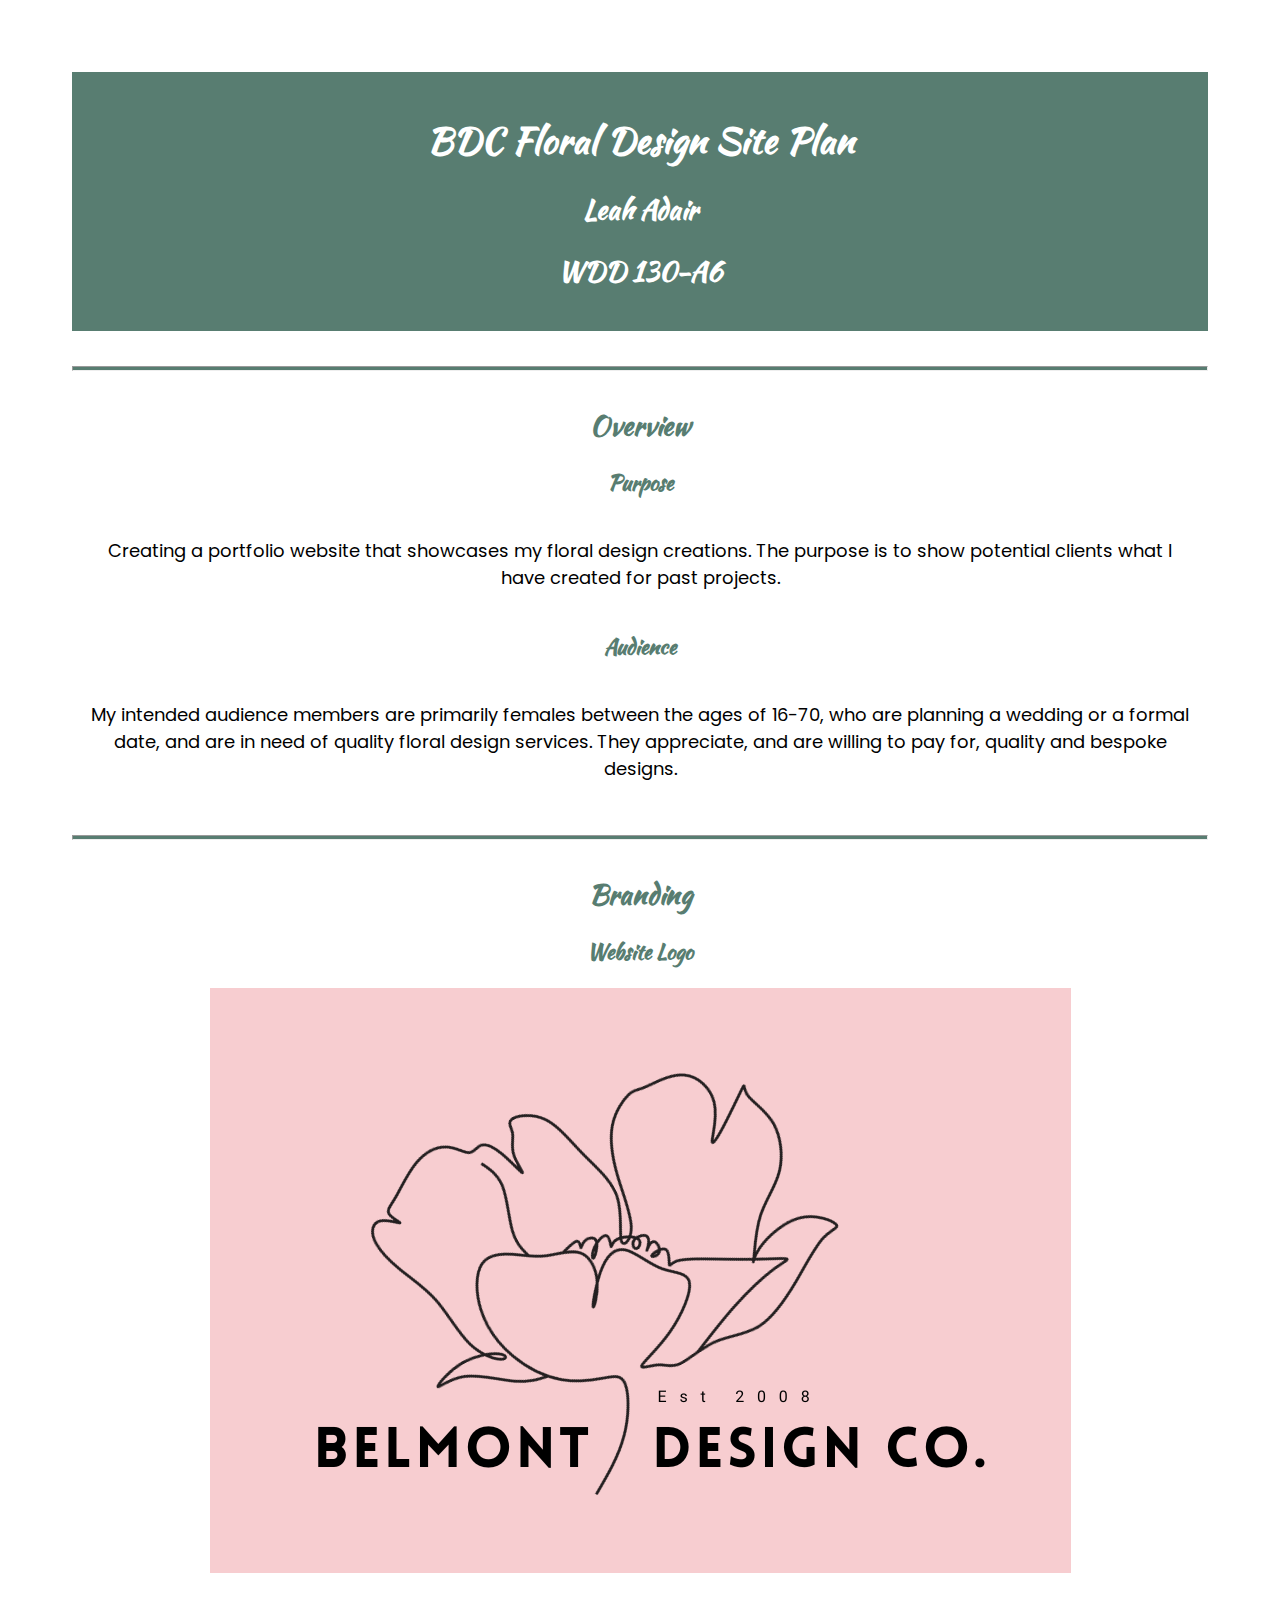
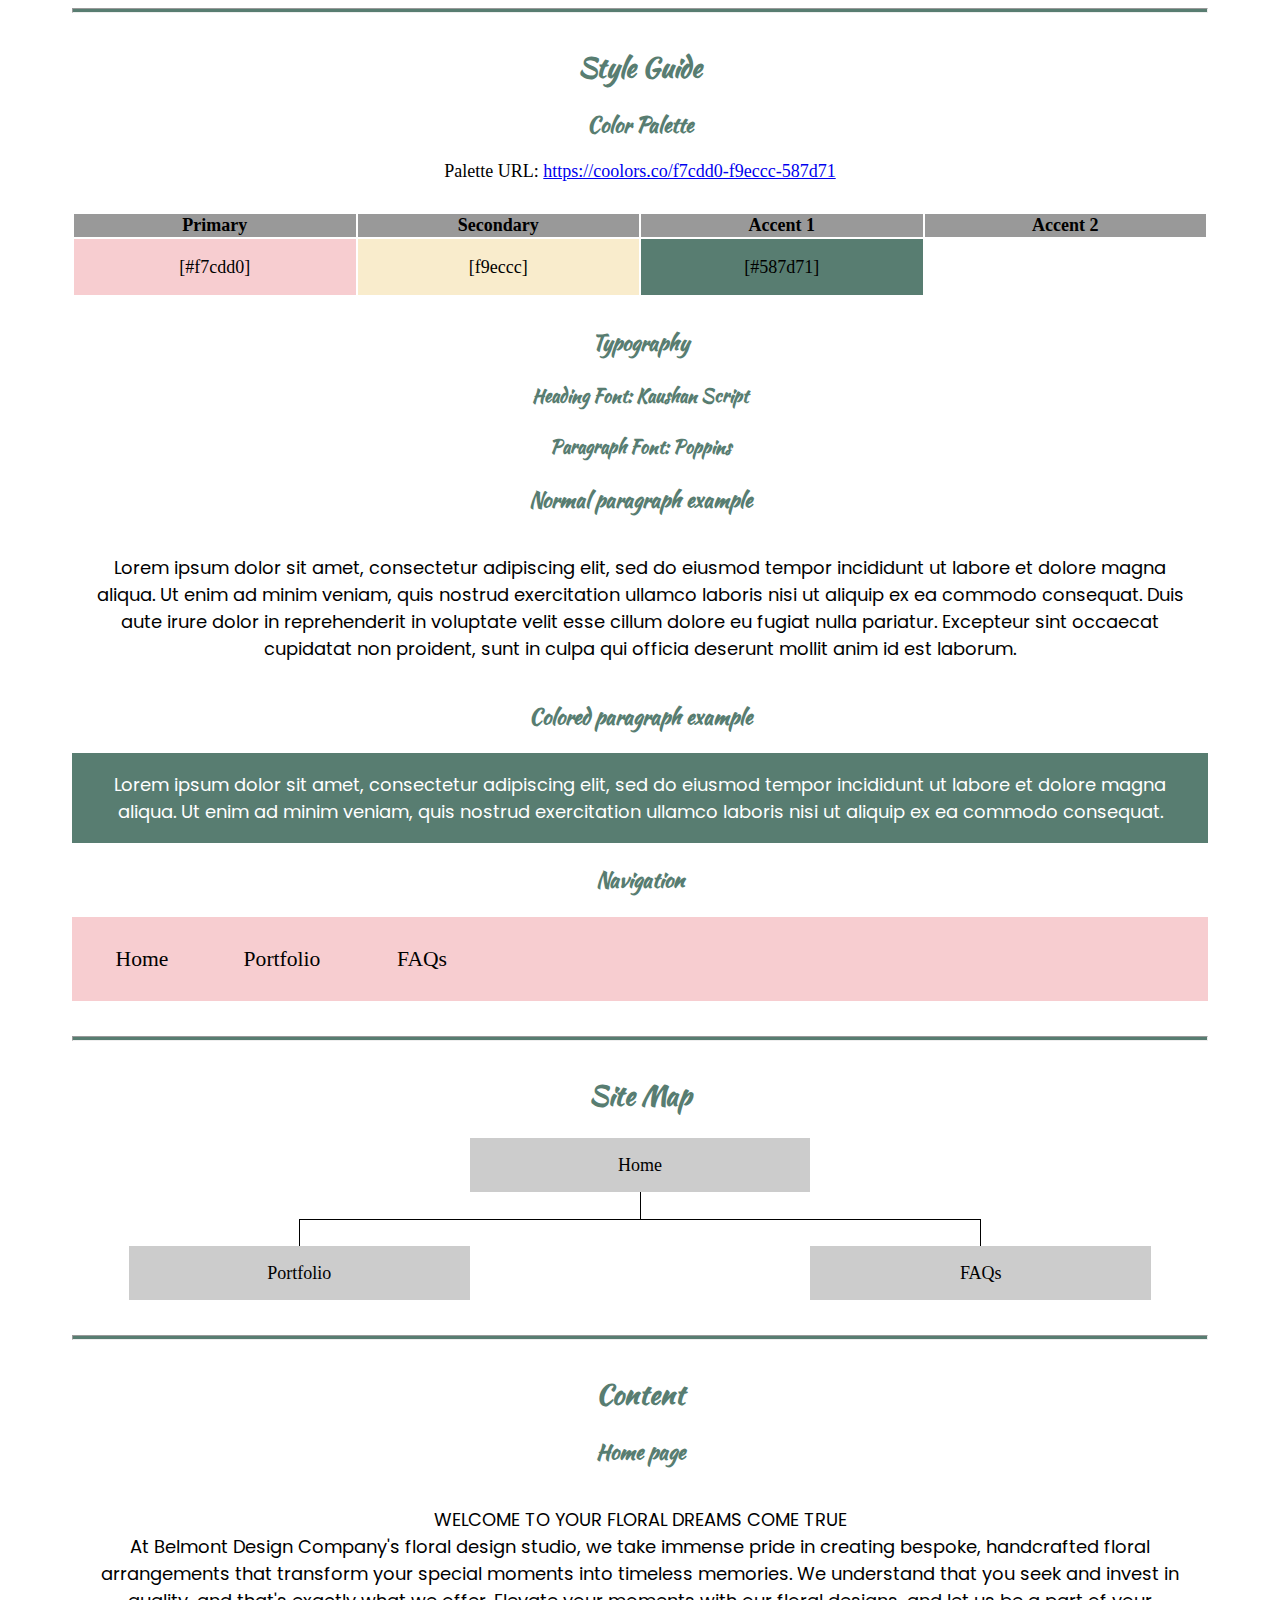
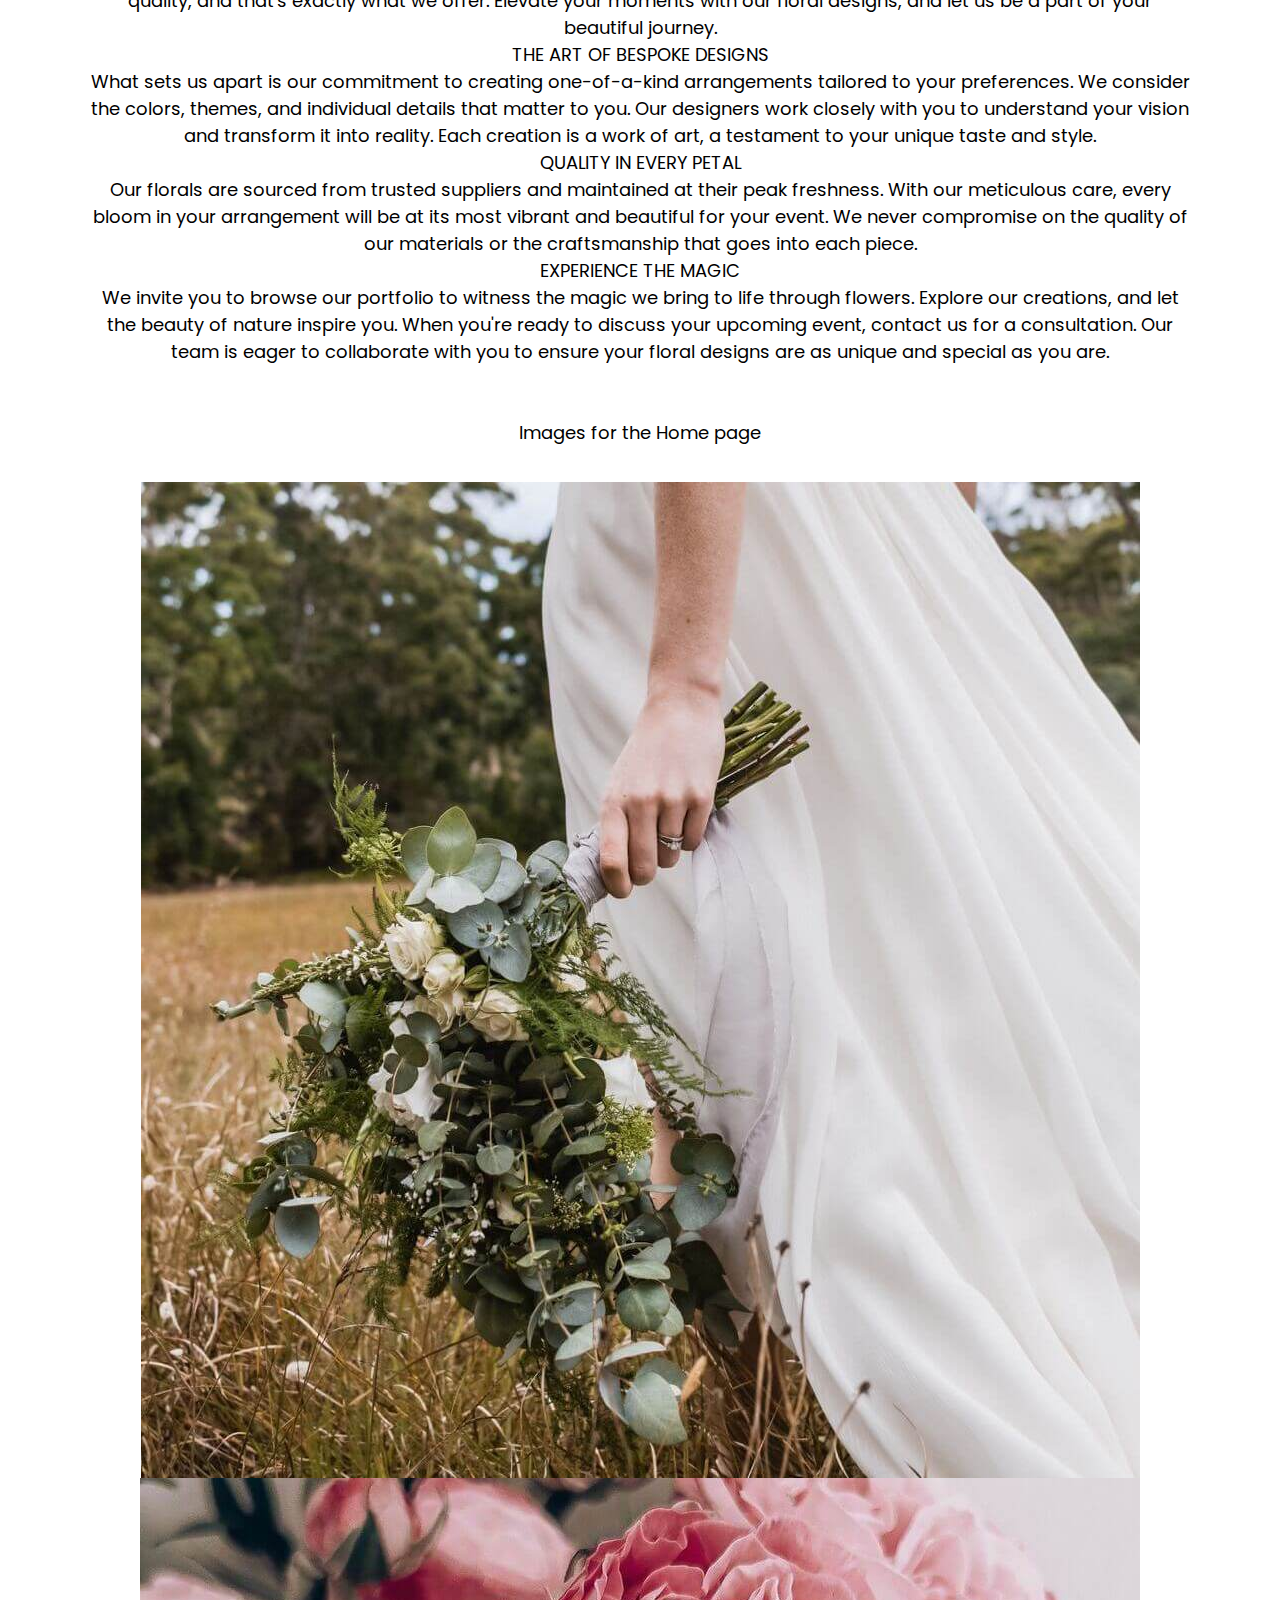
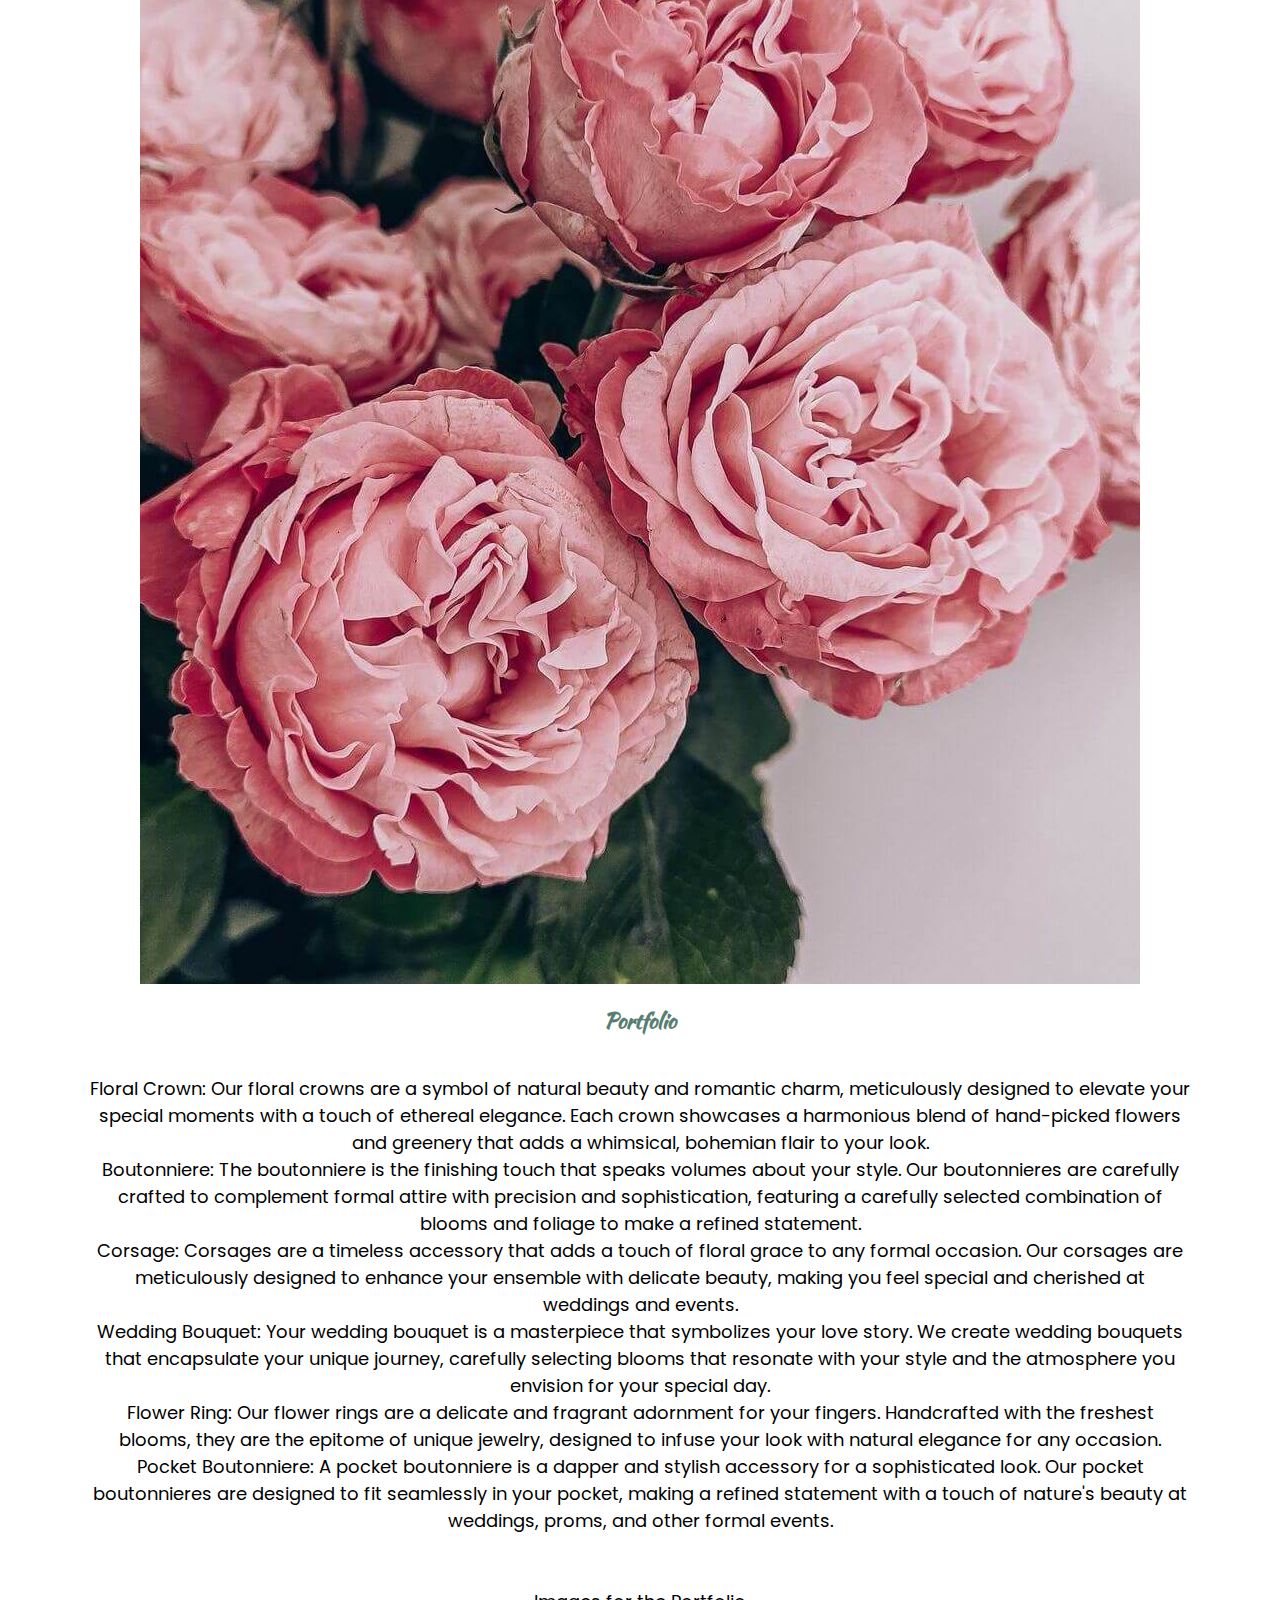
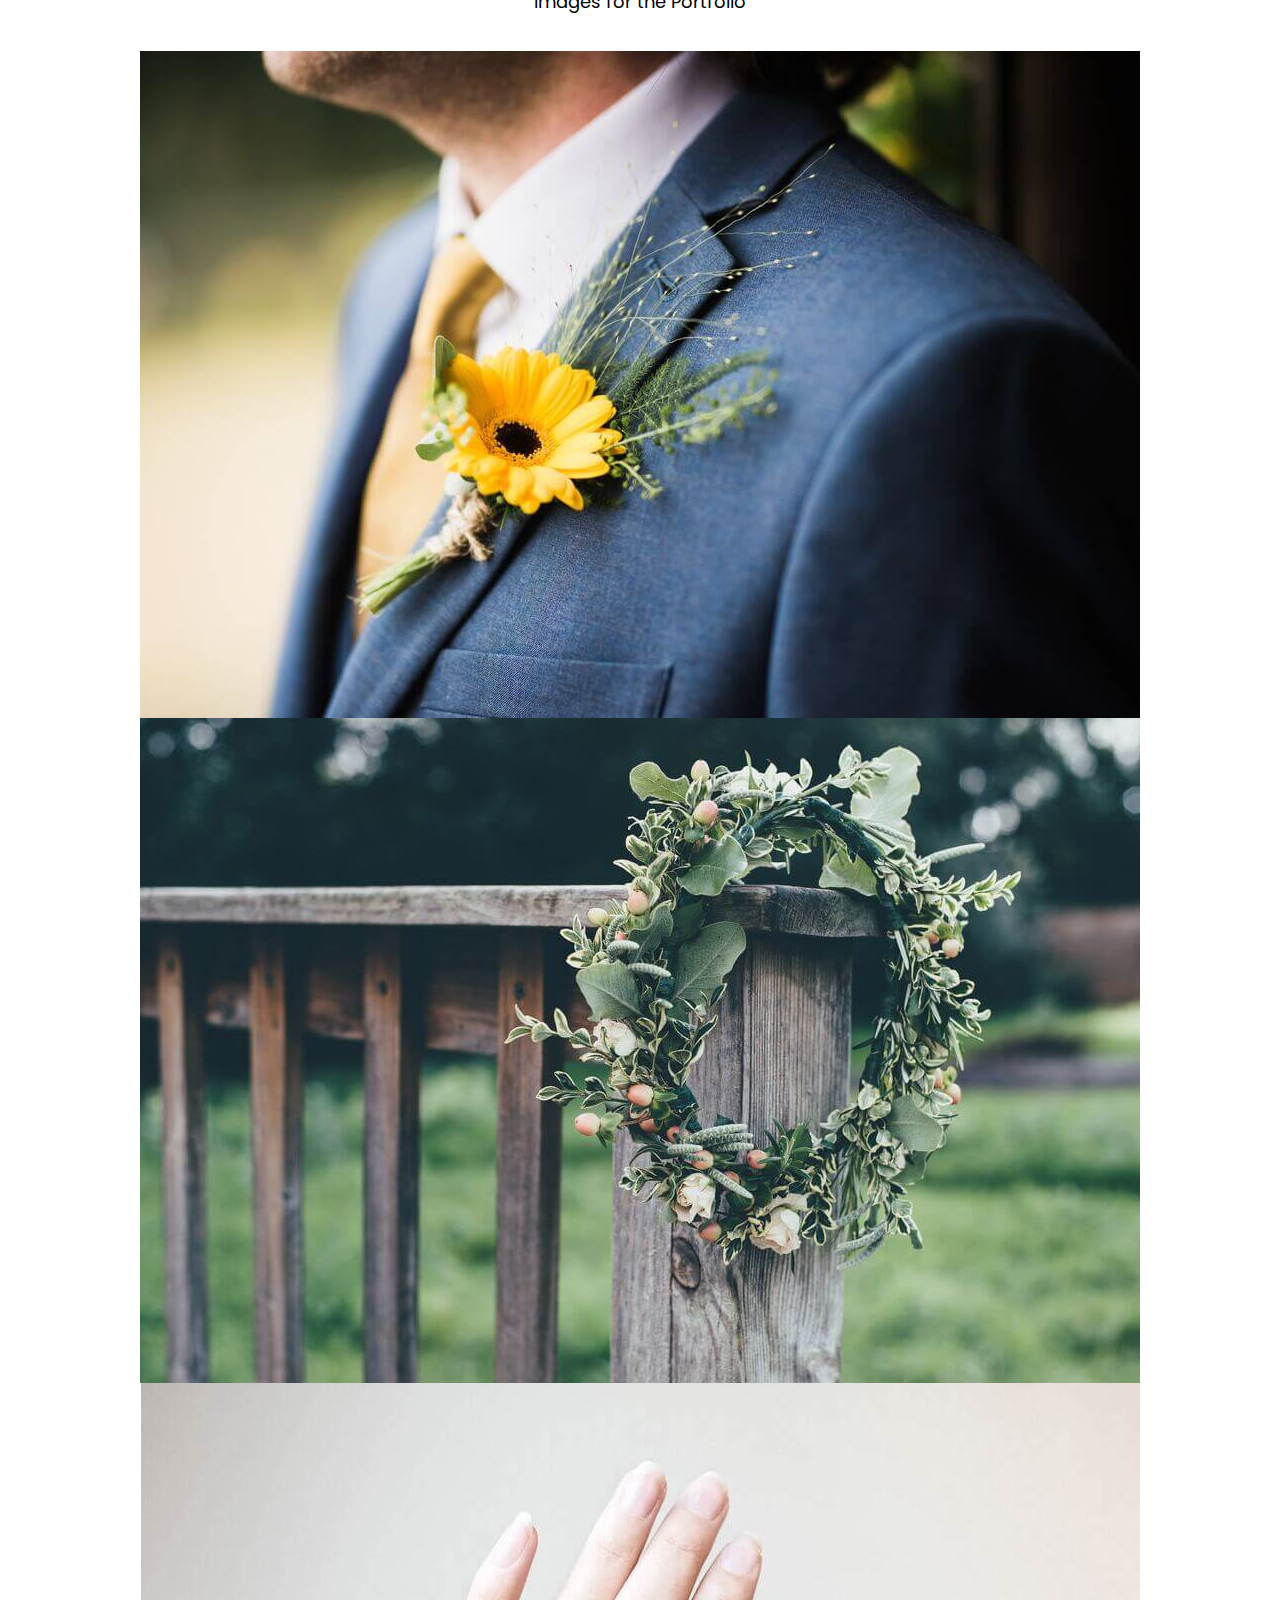
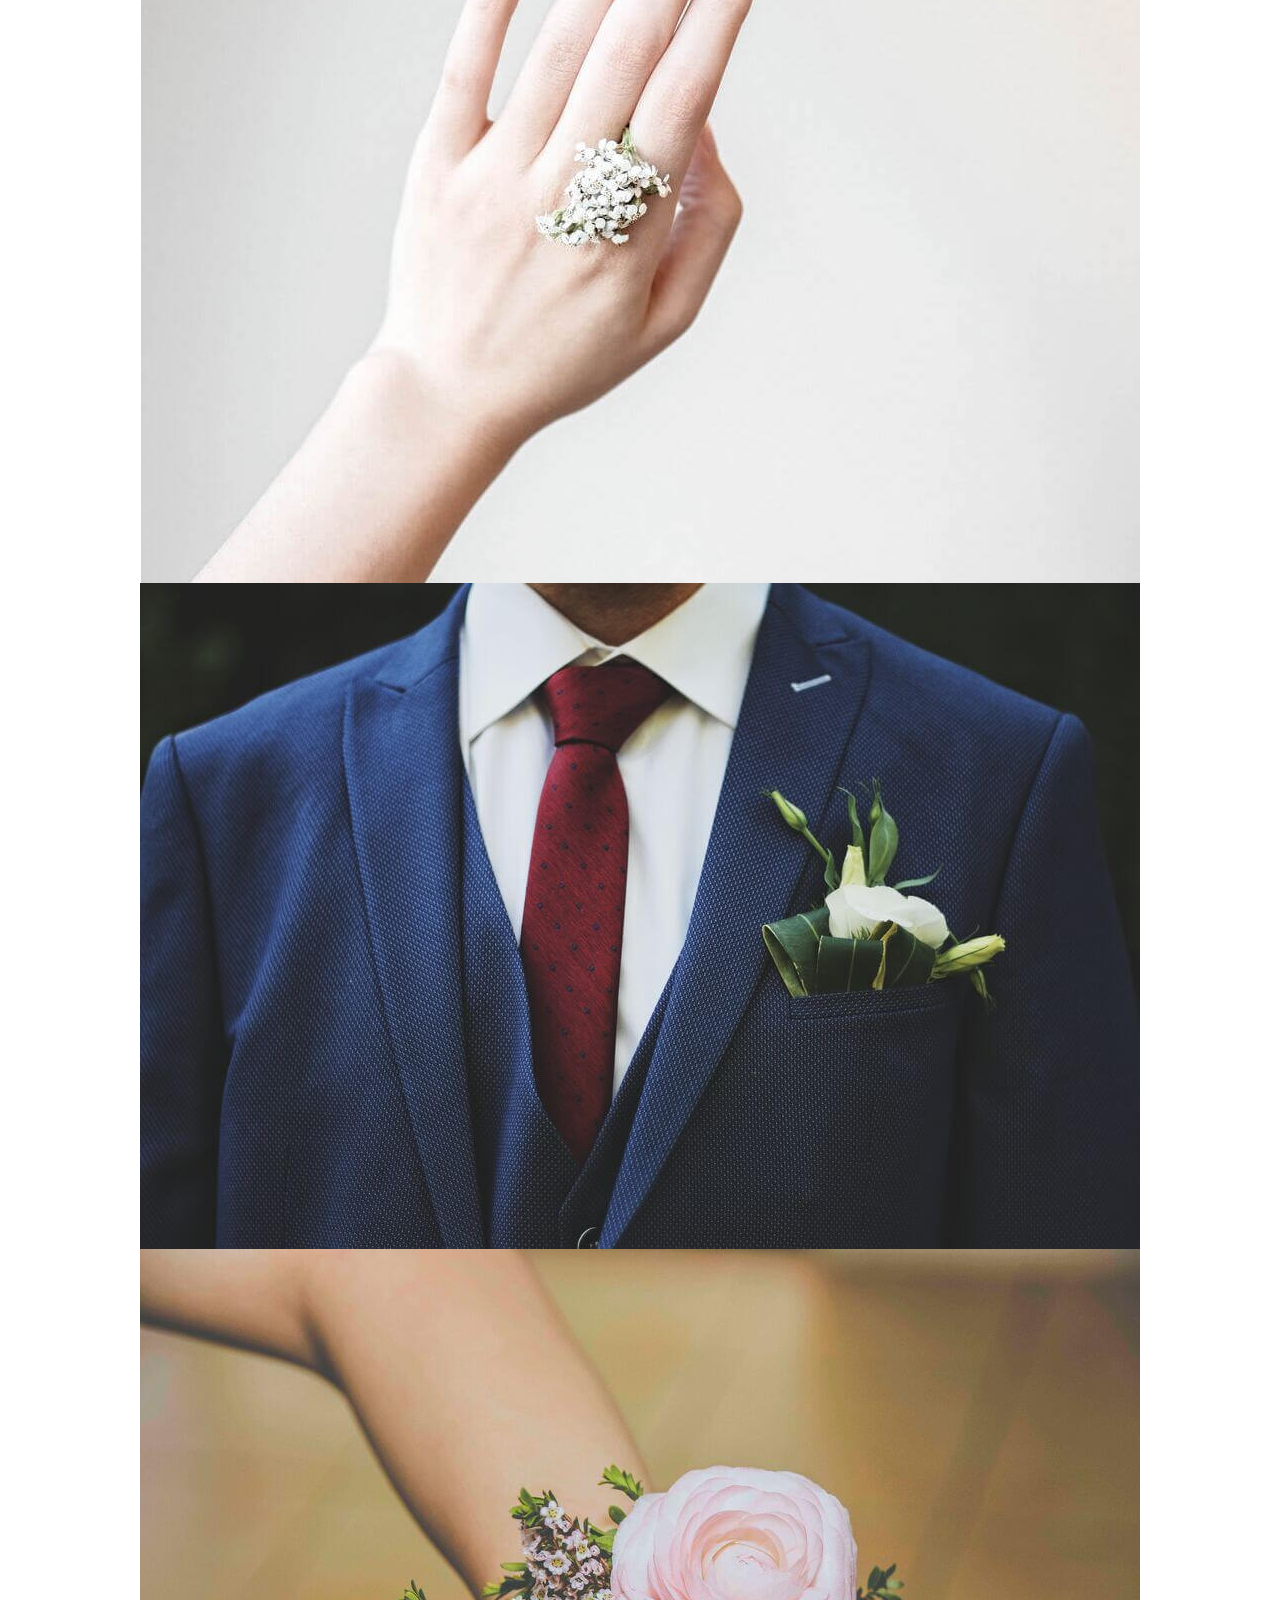
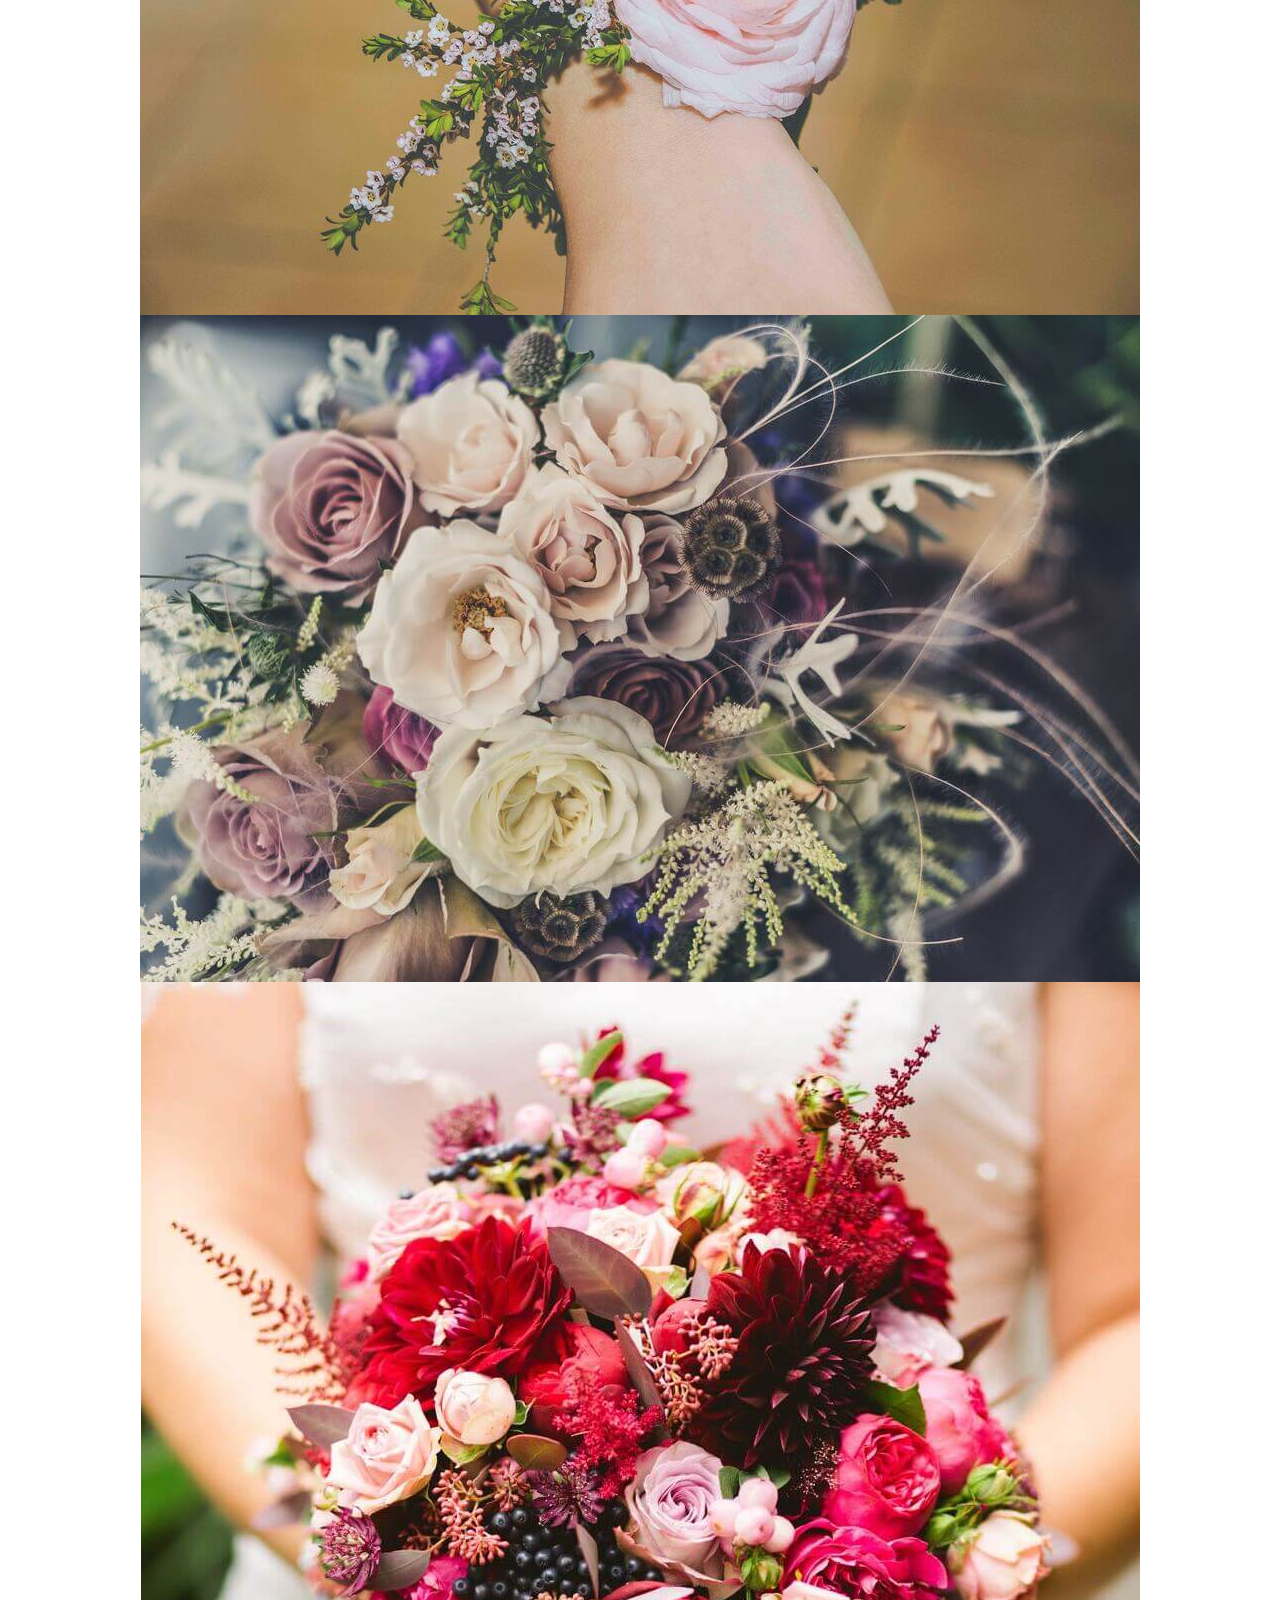
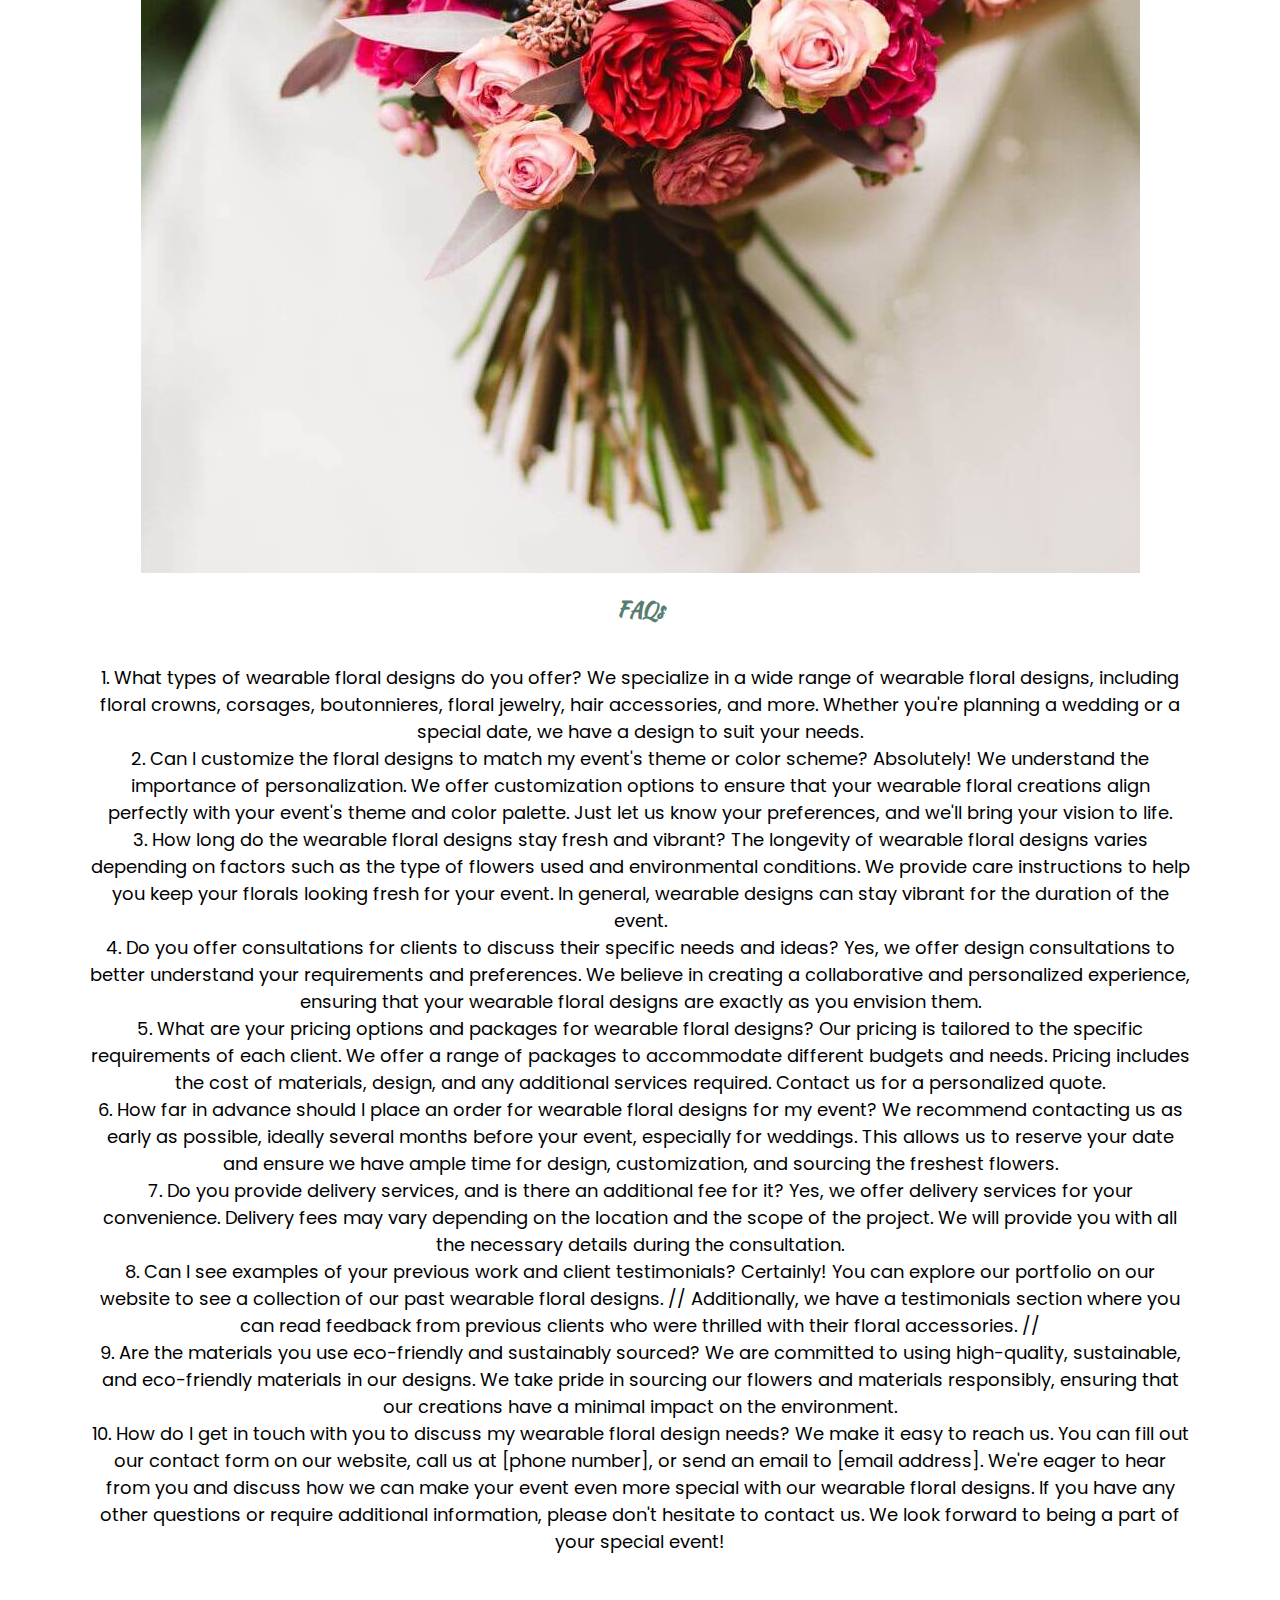
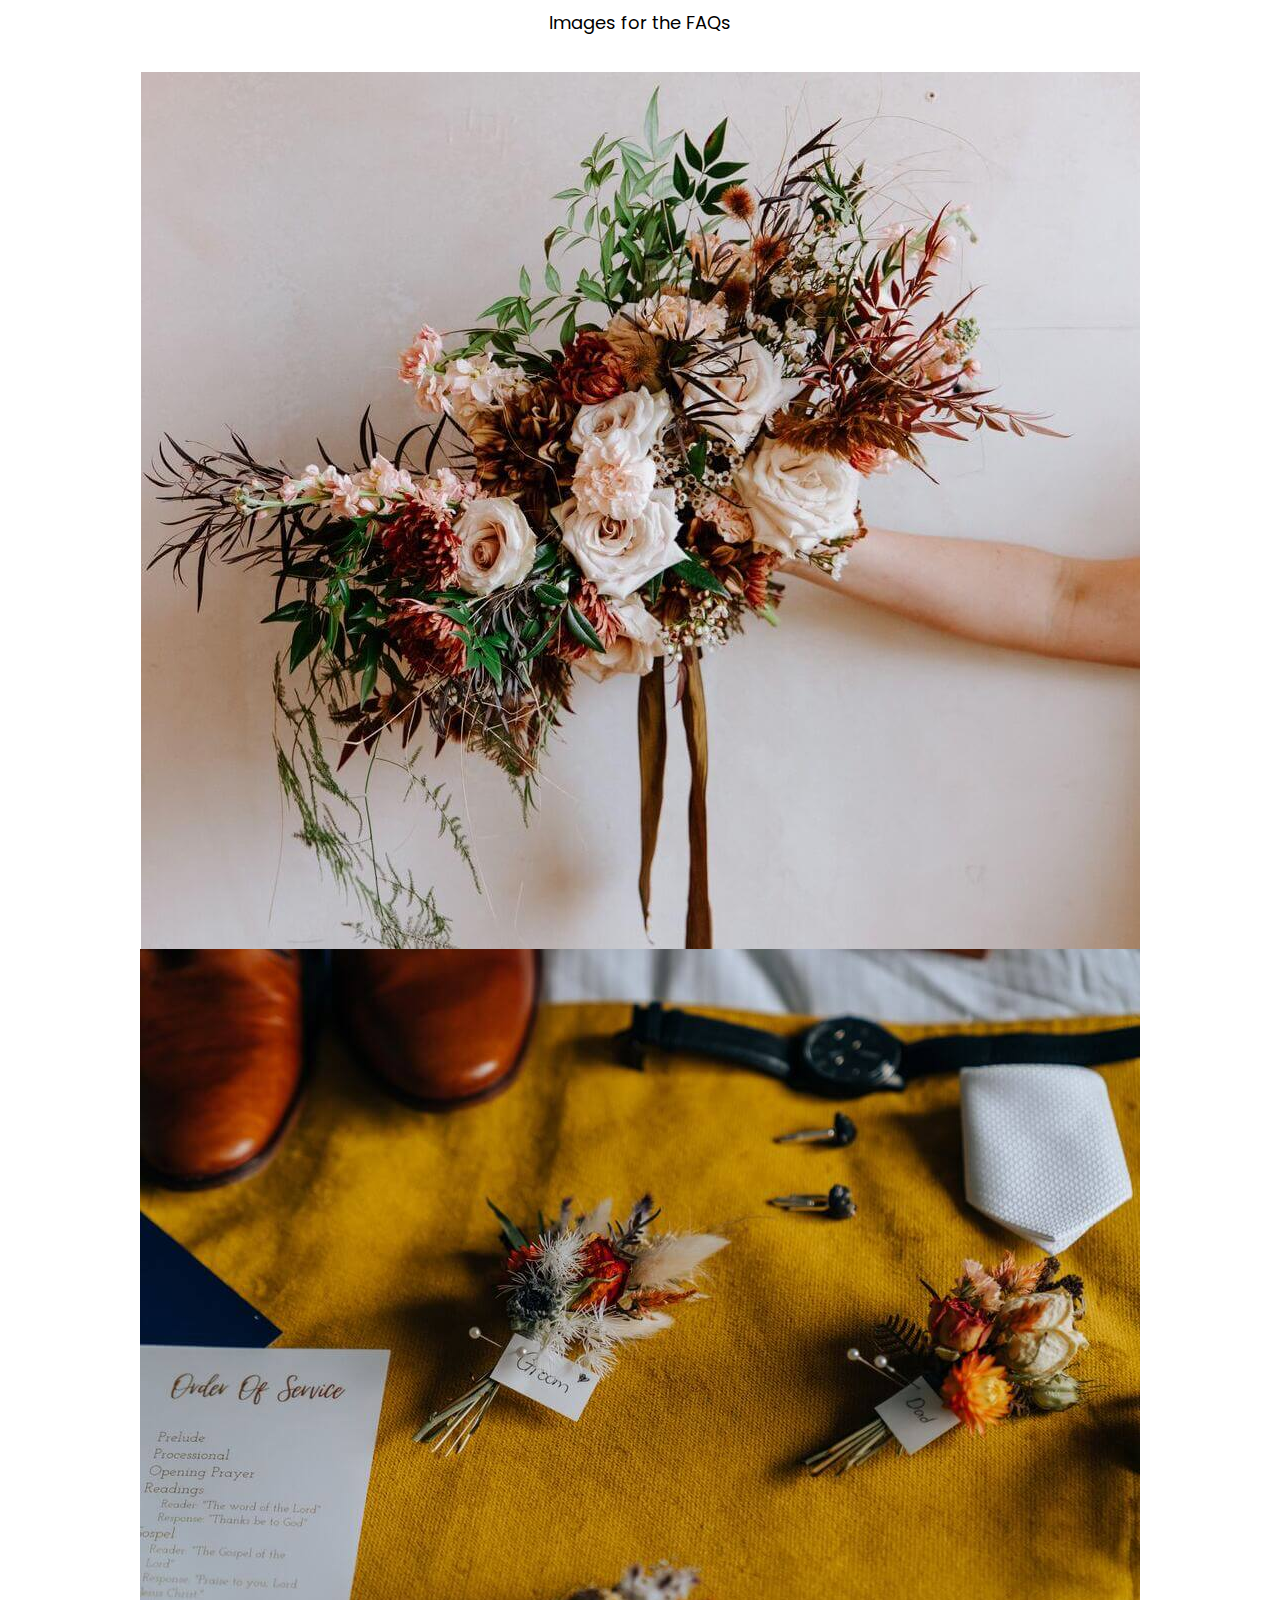
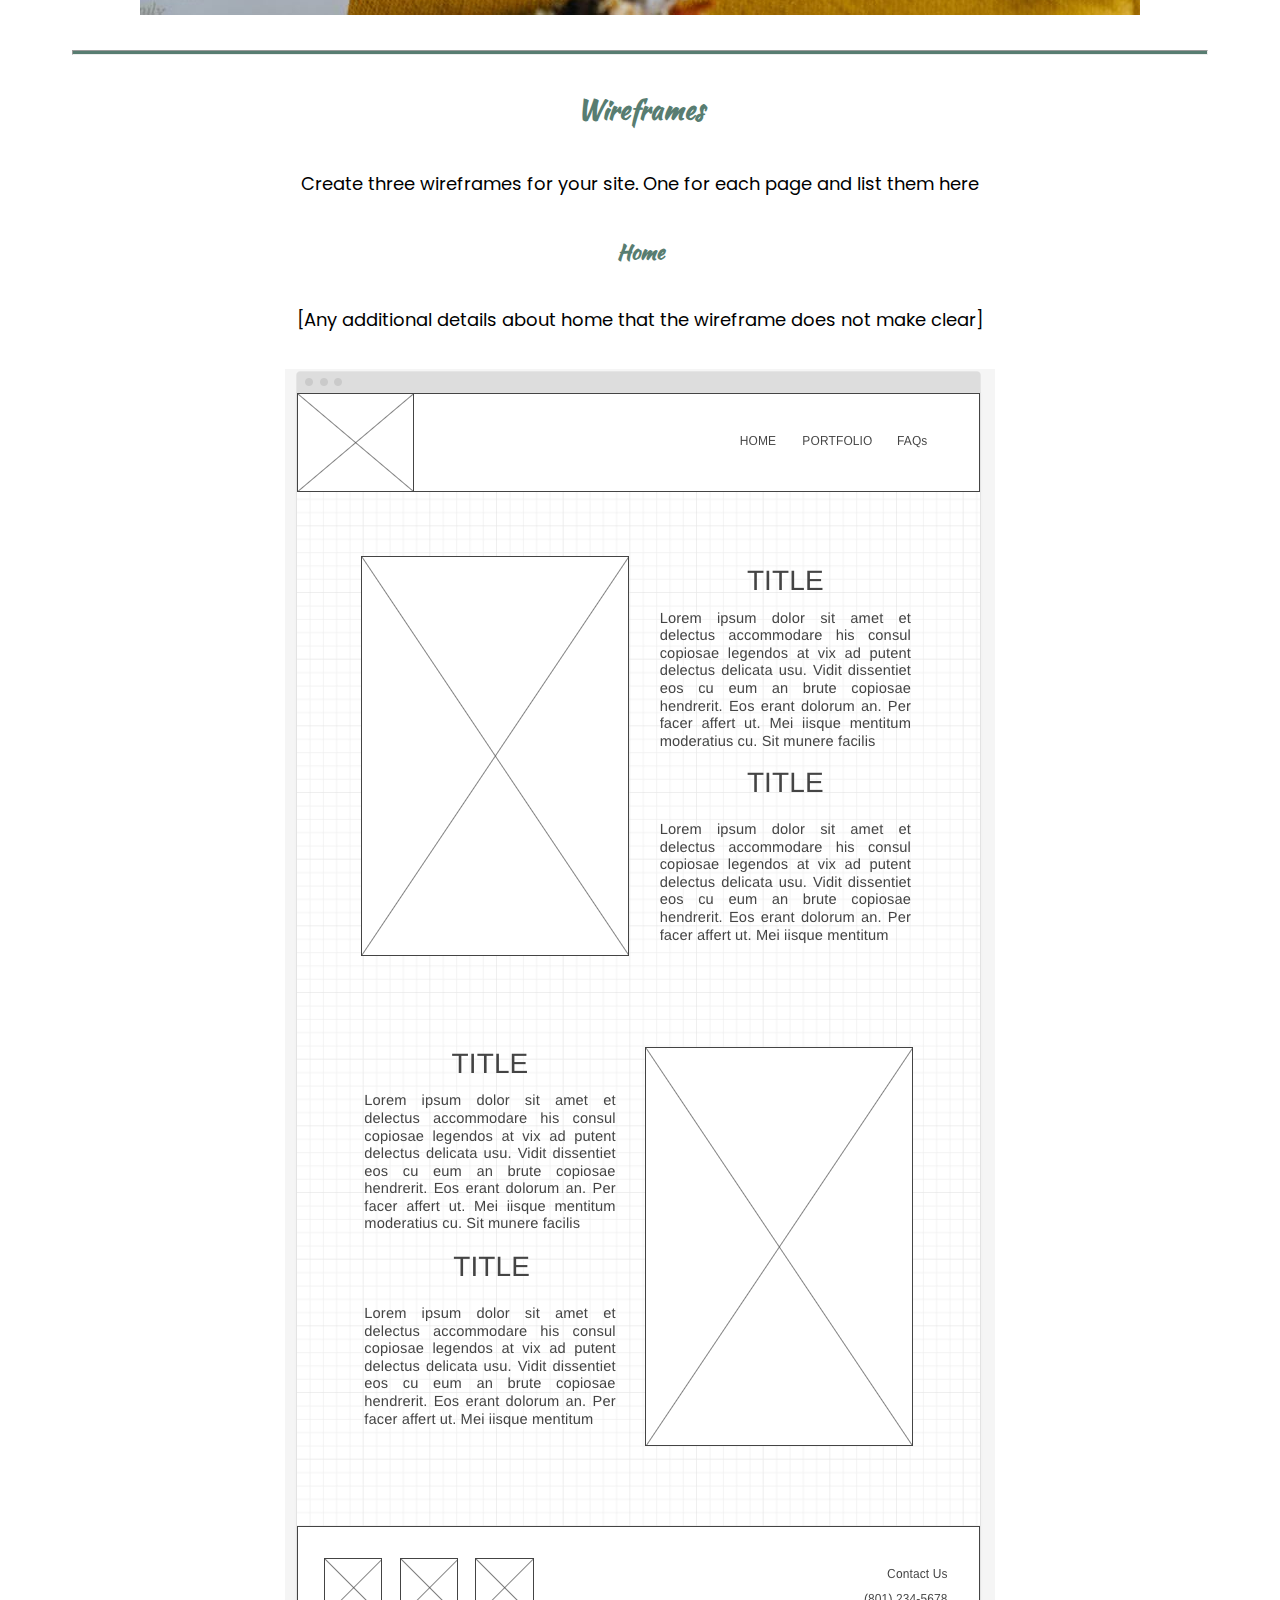
<file: bdc_floral/site-plan.html>
<!DOCTYPE html>
<html lang="en-us">
    
  <head>
    <meta charset="utf-8">
    <title>Site Plan</title>
    <link type="text/css" rel="stylesheet" href="styles/site-plan.css">
  </head>

  <body>
    <header>
      <h1> BDC Floral Design Site Plan</h1>
      <h2>Leah Adair</h2>
      <h2>WDD 130-A6</h2>
      <!-- In the header above, add the name of your site, your name and class number. For example if you are in section 3 you would put WDD 130.03 -->
    </header>
    <main>

      <!-- ------------------------Steps 2-3------------------------------ -->
      <hr>
      <h2>Overview</h2>
      <h3>Purpose</h3>
      <p>Creating a portfolio website that showcases my floral design creations. The purpose is to show potential clients what I have created for past projects.</p>  <!-- change this -->


      <h3>Audience</h3>
      <p>My intended audience members are primarily females between the ages of 16-70, who are planning a wedding or a formal date, and are in need of quality floral design services. They appreciate, and are willing to pay for, quality and bespoke designs.</p>  <!-- change this -->

      <hr>
      <h2>Branding</h2>
      <h3>Website Logo</h3>
      <!-- Replace this with some sort of logo for your site.  A logo can be as simple as the name of your site in a nice font :) -->
      <img src="images/bdc_logo.png" alt="Logo image">
      <hr>
      <h2>
        Style Guide
      </h2>

      <!-- ------------------------Steps 4-8------------------------------ -->

      <h3>
        Color Palette
      </h3>
      <!--  The colors you choose for a website are one of the most important decisions you will make. Follow the instructions on the activity in iLearn then return and replace the color codes below with the hex color codes (the 6 digit numbers that show at the bottom of each color) for the colors you have chosen below.  You should have at least 2 colors but do not have to fill in all 4 if you do not need them.  -->

      <!-- Copy and paste the URL to your finished palette below Make sure to paste it into both spots -->
      Palette URL: <a href="https://coolors.co/f7cdd0-f9eccc-587d71" target="_blank">https://coolors.co/f7cdd0-f9eccc-587d71</a>


      <table class="colors">
        <tr><th>Primary</th><th>Secondary</th><th>Accent 1</th><th>Accent 2</th></tr>
        <!-- Replace the numbers in the boxes below with your hex color codes. Then switch to the site-plan.css file and change your colors there as well. -->
        <tr><td class="primary">[#f7cdd0]</td><td class="secondary">[f9eccc]</td><td class="accent1">[#587d71]</td><td class="accent2"></td></tr>
      </table>

      <!-- ------------------------Step 9------------------------------ -->

      <h3>
        Typography
      </h3>
      <!-- Choose a font for your paragraphs (body copy) and headlines. What font(s) have you chosen? Why did you choose what you did?  Make sure to review the list of web safe fonts at W3Schools.com as a starting point.  Think also about which of your colors above you might use for background and font colors. -->

      <h4>
        Heading Font: Kaushan Script  <!-- change this -->
      </h4>
      <h4>
        Paragraph Font: Poppins  <!-- change this -->
      </h4>
      <h3>
        Normal paragraph example
      </h3>
      <p>
        Lorem ipsum dolor sit amet, consectetur adipiscing elit, sed do eiusmod tempor incididunt ut labore et dolore magna aliqua. Ut enim ad minim veniam, quis nostrud exercitation ullamco laboris nisi ut aliquip ex ea commodo consequat. Duis aute irure dolor in reprehenderit in voluptate velit esse cillum dolore eu fugiat nulla pariatur. Excepteur sint occaecat cupidatat non proident, sunt in culpa qui officia deserunt mollit anim id est laborum.
      </p>
      <h3>
        Colored paragraph example
      </h3>
      <p class="colored">
        Lorem ipsum dolor sit amet, consectetur adipiscing elit, sed do eiusmod tempor incididunt ut labore et dolore magna aliqua. Ut enim ad minim veniam, quis nostrud exercitation ullamco laboris nisi ut aliquip ex ea commodo consequat. 
      </p>

      <!-- ------------------------Step 10------------------------------ -->

      <h3>
        Navigation
      </h3>
      <!-- Think about how you want your navigation bar to look. In the site-plan.css file change the colors to your colors to get the look you desire. --> 
      <nav>
        <a href="#">Home</a>
        <a href="#">Portfolio</a>
        <a href="#">FAQs</a>
      </nav>
      <hr>
      <h2>
        Site Map
      </h2>
      <div class="sitemap">
        <div class="sm-home">
          Home
        </div>
        <div class="sm-page2">
          Portfolio <!-- change this -->
        </div>
        <div class="sm-page3">
          FAQs  <!-- change this -->
        </div>

        <div class="top">
          &nbsp;
        </div>
        <div class="left">
          &nbsp;
        </div>
        <div class="right">
          &nbsp;
        </div>

      </div>

      <!-- --------Content Section -------------- -->
      <hr>
      <h2>
        Content
      </h2>
      <h3>Home page</h3>
      <p>
        WELCOME TO YOUR FLORAL DREAMS COME TRUE<br>

At Belmont Design Company's floral design studio, we take immense pride in creating bespoke, handcrafted floral arrangements that transform your special moments into timeless memories. We understand that you seek and invest in quality, and that's exactly what we offer. Elevate your moments with our floral designs, and let us be a part of your beautiful journey.<br>


THE ART OF BESPOKE DESIGNS<br>

What sets us apart is our commitment to creating one-of-a-kind arrangements tailored to your preferences. We consider the colors, themes, and individual details that matter to you. Our designers work closely with you to understand your vision and transform it into reality. Each creation is a work of art, a testament to your unique taste and style.<br>

QUALITY IN EVERY PETAL<br>

Our florals are sourced from trusted suppliers and maintained at their peak freshness. With our meticulous care, every bloom in your arrangement will be at its most vibrant and beautiful for your event. We never compromise on the quality of our materials or the craftsmanship that goes into each piece.<br>

EXPERIENCE THE MAGIC<br>

We invite you to browse our portfolio to witness the magic we bring to life through flowers. Explore our creations, and let the beauty of nature inspire you. When you're ready to discuss your upcoming event, contact us for a consultation. Our team is eager to collaborate with you to ensure your floral designs are as unique and special as you are.<br>

      </p>
      <p>Images for the Home page</p>
        <img src="images/wedding_bouquet_home_page.jpg" alt="Wedding bouquet">
        <img src="images/raw_flowers.jpg" alt="Flowers">

      </ul>
      <h3>Portfolio</h3>
      <p>
        Floral Crown:
  Our floral crowns are a symbol of natural beauty and romantic charm, meticulously designed to elevate your special moments with a touch of ethereal elegance. Each crown showcases a harmonious blend of hand-picked flowers and greenery that adds a whimsical, bohemian flair to your look.<br>

Boutonniere:
  The boutonniere is the finishing touch that speaks volumes about your style. Our boutonnieres are carefully crafted to complement formal attire with precision and sophistication, featuring a carefully selected combination of blooms and foliage to make a refined statement.<br>

Corsage:
  Corsages are a timeless accessory that adds a touch of floral grace to any formal occasion. Our corsages are meticulously designed to enhance your ensemble with delicate beauty, making you feel special and cherished at weddings and events.<br>

Wedding Bouquet:
  Your wedding bouquet is a masterpiece that symbolizes your love story. We create wedding bouquets that encapsulate your unique journey, carefully selecting blooms that resonate with your style and the atmosphere you envision for your special day.<br>

Flower Ring:
  Our flower rings are a delicate and fragrant adornment for your fingers. Handcrafted with the freshest blooms, they are the epitome of unique jewelry, designed to infuse your look with natural elegance for any occasion.<br>

Pocket Boutonniere:
  A pocket boutonniere is a dapper and stylish accessory for a sophisticated look. Our pocket boutonnieres are designed to fit seamlessly in your pocket, making a refined statement with a touch of nature's beauty at weddings, proms, and other formal events.<br>

      </p>
      <p>Images for the Portfolio</p>
        <img src="images/bout_yellow.jpg" alt="Yellow boutonniere on jacket">
        <img src="images/flower_crown.jpg" alt="Flower crown on woman">
        <img src="images/flower_ring.jpg" alt="Ring made of a flower">
        <img src="images/pocket_bout.jpg" alt="Jacket pocket boutonniere">
        <img src="images/wrist_corsage.jpg" alt="Wrist corsage">
        <img src="images/bouquet_close_up.jpg" alt="Wedding bouquet flowers">
        <img src="images/wedding_bouquet.jpg" alt="Wedding bouquet">

      </ul>
      <h3>FAQs</h3>
      <p>
        1. What types of wearable floral designs do you offer?

We specialize in a wide range of wearable floral designs, including floral crowns, corsages, boutonnieres, floral jewelry, hair accessories, and more. Whether you're planning a wedding or a special date, we have a design to suit your needs.

<br>2. Can I customize the floral designs to match my event's theme or color scheme?

Absolutely! We understand the importance of personalization. We offer customization options to ensure that your wearable floral creations align perfectly with your event's theme and color palette. Just let us know your preferences, and we'll bring your vision to life.

<br>3. How long do the wearable floral designs stay fresh and vibrant?

The longevity of wearable floral designs varies depending on factors such as the type of flowers used and environmental conditions. We provide care instructions to help you keep your florals looking fresh for your event. In general, wearable designs can stay vibrant for the duration of the event.

<br>4. Do you offer consultations for clients to discuss their specific needs and ideas?

Yes, we offer design consultations to better understand your requirements and preferences. We believe in creating a collaborative and personalized experience, ensuring that your wearable floral designs are exactly as you envision them.

<br>5. What are your pricing options and packages for wearable floral designs?

Our pricing is tailored to the specific requirements of each client. We offer a range of packages to accommodate different budgets and needs. Pricing includes the cost of materials, design, and any additional services required. Contact us for a personalized quote.

<br>6. How far in advance should I place an order for wearable floral designs for my event?

We recommend contacting us as early as possible, ideally several months before your event, especially for weddings. This allows us to reserve your date and ensure we have ample time for design, customization, and sourcing the freshest flowers.

<br>7. Do you provide delivery services, and is there an additional fee for it?

Yes, we offer delivery services for your convenience. Delivery fees may vary depending on the location and the scope of the project. We will provide you with all the necessary details during the consultation.

<br>8. Can I see examples of your previous work and client testimonials?

Certainly! You can explore our portfolio on our website to see a collection of our past wearable floral designs. // Additionally, we have a testimonials section where you can read feedback from previous clients who were thrilled with their floral accessories. //

<br>9. Are the materials you use eco-friendly and sustainably sourced?

We are committed to using high-quality, sustainable, and eco-friendly materials in our designs. We take pride in sourcing our flowers and materials responsibly, ensuring that our creations have a minimal impact on the environment.

<br>10. How do I get in touch with you to discuss my wearable floral design needs?

We make it easy to reach us. You can fill out our contact form on our website, call us at [phone number], or send an email to [email address]. We're eager to hear from you and discuss how we can make your event even more special with our wearable floral designs.

If you have any other questions or require additional information, please don't hesitate to contact us. We look forward to being a part of your special event!

      </p>
      <p>Images for the FAQs</p>
        <img src="images/wedding_bouquet_faq_page.jpg" alt="Wedding bouquet">
        <img src="images/bouts.jpg" alt="Boutonnieres">

      </ul>
      <hr>
      <h2>
        Wireframes
      </h2>
      <p>
        Create three wireframes for your site. One for each page and list them here</p>

      <h3>Home</h3>
      <p>         
        [Any additional details about home that the wireframe does not make clear]
      </p>
      <img src="images/wireframe_home.png" alt="home page wireframe">

      <h3>Portfolio Page</h3>
      <p>         
        [Any additional details about page 2 that the wireframe does not make clear]
      </p>
      <img src="images/wireframe_portfolio.png" alt="page 2 portfolio wireframe">

      <h3>FAQs Page</h3>
      <p>         
        Drop down accordion questions and answers
      </p>
      <img src="images/wireframe_faqs.png" alt="page 3 FAQs wireframe">
    </main>
  </body>

</html>
</file>
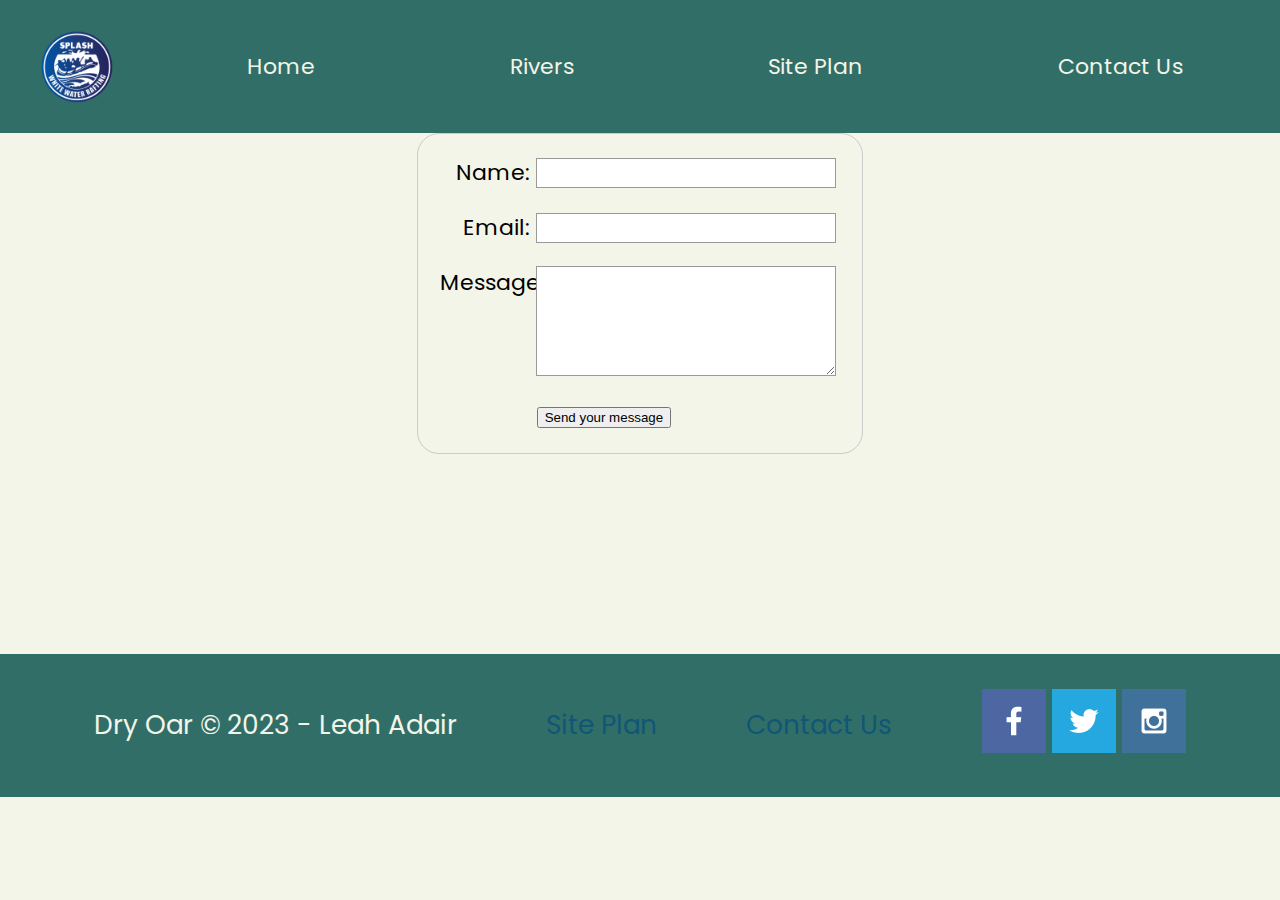
<file: wwr/contactus.html>
<!DOCTYPE html>
<html lang="en">
<head>
    <meta charset="UTF-8">
    <meta name="viewport" content="width=device-width, initial-scale=1.0">
    <title>Whitewater Rafting Vacations | Dry Oar Boating | Contact Us</title>
    <link rel="stylesheet" href="styles/style.css">
    <style>
        form {
  /* Center the form on the page */
  margin: 0 auto;
  width: 400px;
  /* Form outline */
  padding: 1em;
  border: 1px solid #ccc;
  border-radius: 1em;
}

ul {
  list-style: none;
  padding: 0;
  margin: 0;
}

form li + li {
  margin-top: 1em;
}

label {
  /* Uniform size & alignment */
  display: inline-block;
  width: 90px;
  text-align: right;
}

input,
textarea {
  /* To make sure that all text fields have the same font settings
     By default, textareas have a monospace font */
  font: 1em sans-serif;

  /* Uniform text field size */
  width: 300px;
  box-sizing: border-box;

  /* Match form field borders */
  border: 1px solid #999;
}

input:focus,
textarea:focus {
  /* Additional highlight for focused elements */
  border-color: #000;
}

textarea {
  /* Align multiline text fields with their labels */
  vertical-align: top;

  /* Provide space to type some text */
  height: 5em;
}

.button {
  /* Align buttons with the text fields */
  padding-left: 90px; /* same size as the label elements */
}

button {
  /* This extra margin represent roughly the same space as the space
     between the labels and their text fields */
  margin-left: 0.5em;
}
#feedback {
    background-color: antiquewhite;
    position: absolute;
    top: 0;
    left: 0;
    right: 0;
    padding: .5em;
    /* make this element invisible until we are ready for it */
    display: none;      
}
.moveDown {
    margin-top: 3em;
}
    </style>
      
</head>
<body>
    <div id="content">
    <header>
        <a id="logo_link" href="index.html">
            <img class="logo" src="images/splashlogo.png" alt="Dry Oar Logo">
        </a> 
        <nav>
            <a href="index.html">Home</a>
            <a href="rivers.html">Rivers</a>
            <a href="site-plan-rafting.html">Site Plan</a>
            <a href="contactus.html">Contact Us</a>
        </nav>
    </header>
<main>
    <div id="feedback"></div>
    <form action="/my-handling-form-page" method="post">
        <ul>
          <li>
            <label for="name">Name:</label>
            <input type="text" id="name" name="user_name" />
          </li>
          <li>
            <label for="mail">Email:</label>
            <input type="email" id="mail" name="user_email" />
          </li>
          <li>
            <label for="msg">Message:</label>
            <textarea id="msg" name="user_message"></textarea>
            <li class="button">
                <button type="submit">Send your message</button>
              </li>
          </li>
        </ul>

          
      </form>
      

</main>
    <footer>
        <p>Dry Oar &copy; 2023 - Leah Adair</p>
        <p><a href="site-plan-rafting">Site Plan</a> </p>
        <p><a href="contactus.html">Contact Us</a> </p>
        <div class="social">
            <a href="https://facebook.com" target="_blank">
                <img src="images/facebook.png" alt="fb icon">
            </a>
            <a href="https://twitter.com" target="_blank">
                <img src="images/twitter.png" alt="twitter icon">
            </a>
            <a href="https://instagram.com" target="_blank">
                <img src="images/instagram.png" alt="instagram icon">
            </a>
        </div>
    </footer>
</div>
<script>
    // get the feedback div element so we can do something with it.
    const feedbackElement = document.getElementById('feedback');
    // get the form so we can read what was entered in it.
    const formElement = document.forms[0];
    // add a 'listener' to wait for a submission of our form. When that happens run the code below.
    formElement.addEventListener('submit', function(e) {
        // stop the form from doing the default action.
        e.preventDefault();
        // set the contents of our feedback element to a message letting the user know the form was submitted successfully. Notice that we pull the name that was entered in the form to personalize the message!
        feedbackElement.innerHTML = 'Hello '+ formElement.user_name.value +'! Thank you for your message. We will get back with you as soon as possible!';
        // make the feedback element visible.
        feedbackElement.style.display = "block";
        // add a class to move everything down so our message doesn't cover it.
        document.body.classList.toggle('moveDown');
    });
</script>
</body>
</html>
</file>
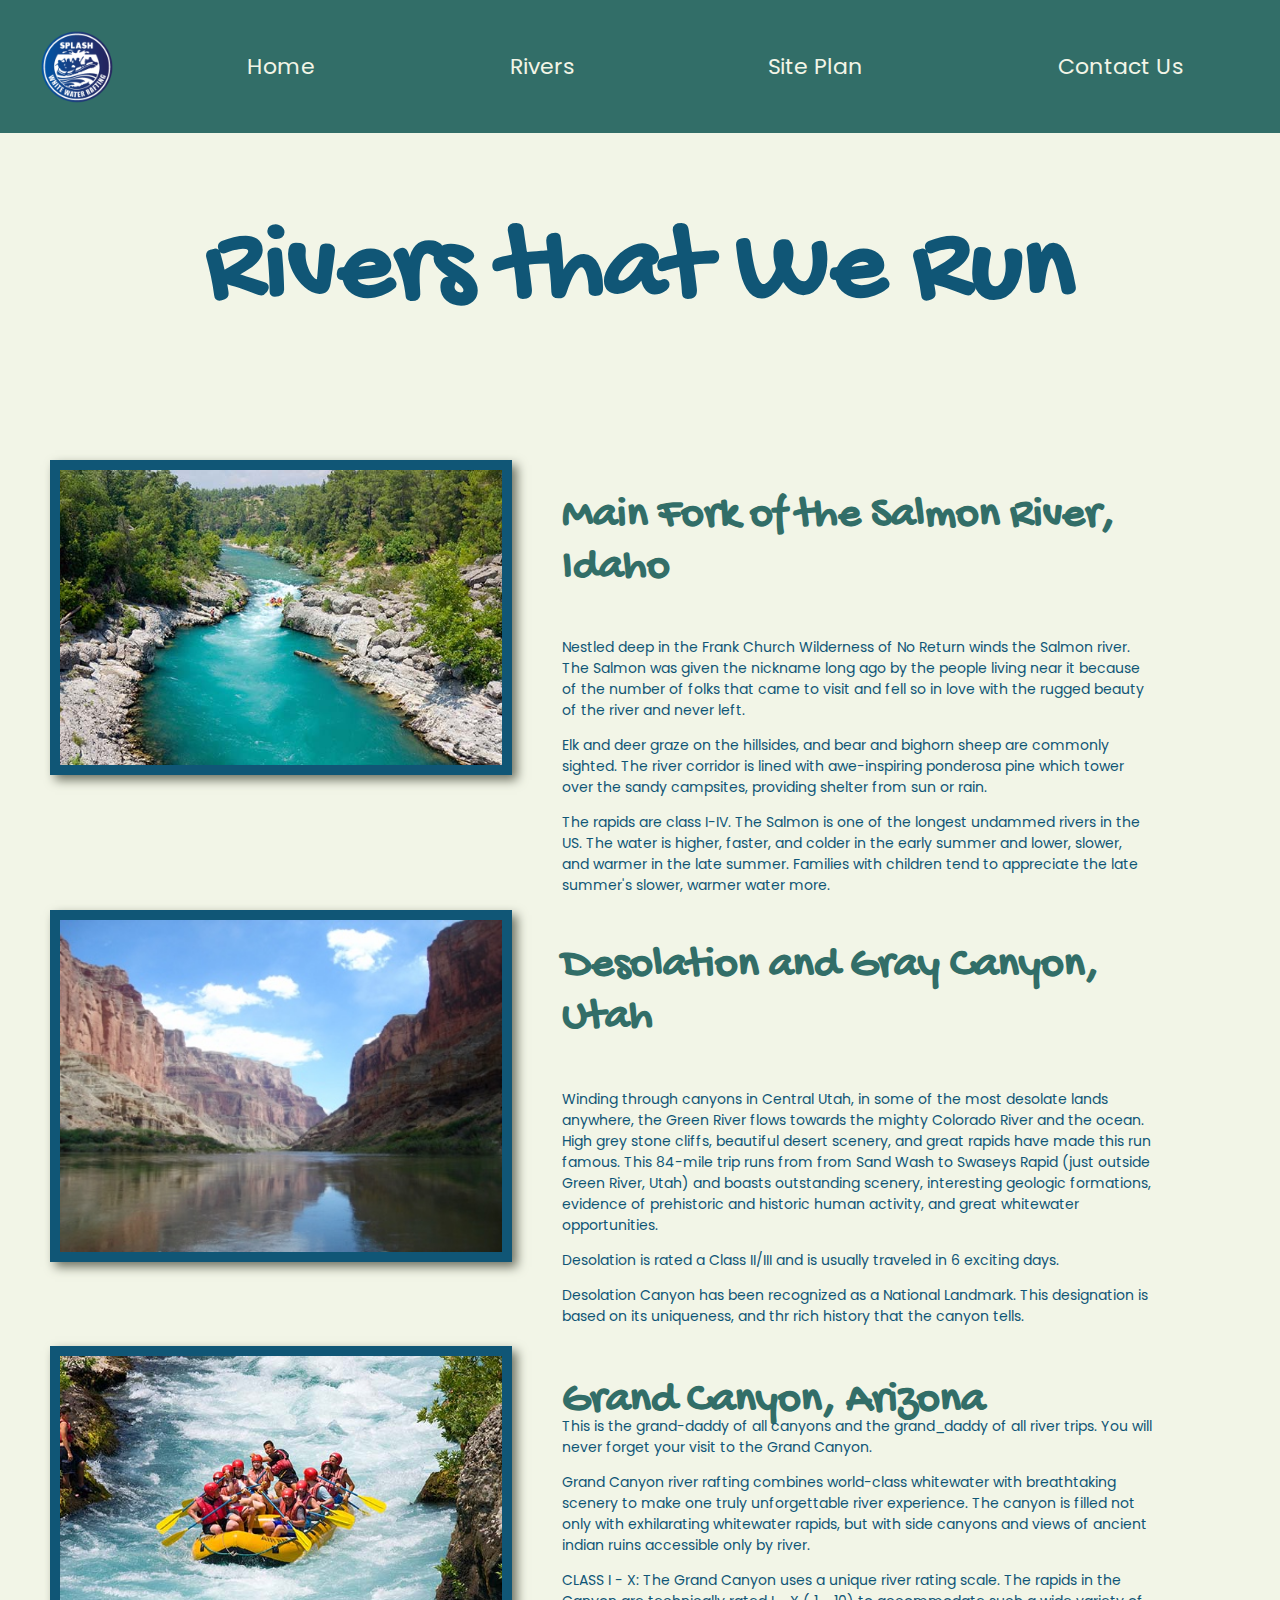
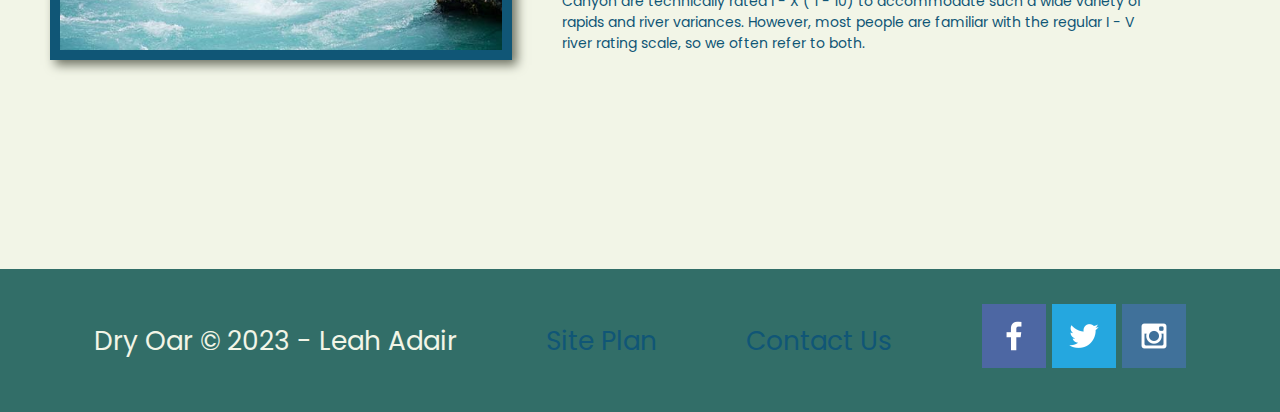
<file: wwr/rivers.html>
<!DOCTYPE html>
<html lang="en">
<head>
    <meta charset="UTF-8">
    <meta name="viewport" content="width=device-width, initial-scale=1.0">
    <title>Whitewater Rafting Vacations | Dry Oar Boating | Rivers</title>
    <link rel="stylesheet" href="styles/style.css">
</head>
<body>
    <div id="content">
    <header>
        <a id="logo_link" href="index.html">
            <img class="logo" src="images/splashlogo.png" alt="Dry Oar Logo">
        </a> 
        <nav>
            <a href="index.html">Home</a>
            <a href="rivers.html">Rivers</a>
            <a href="site-plan-rafting.html">Site Plan</a>
            <a href="contactus.html">Contact Us</a>
        </nav>
    </header>
        <section id="river-msg">
            <h1 class="river-title">Rivers that We Run</h1>
        </section>
    <main class="rivers-grid">
        <section class="salmon-card">
            <img class="card-img" src="images/salmon_river.jpeg" alt="Salmon River">
        </section>
            <h1 class="river1">Main Fork of the Salmon River, Idaho</h1>
        <div id="river1-info">
            <p>Nestled deep in the Frank Church Wilderness of No Return winds the Salmon river. The Salmon was given the nickname long ago by the people living near it because of the number of folks that came to visit and fell so in love with the rugged beauty of the river and never left.</p>
            <p>Elk and deer graze on the hillsides, and bear and bighorn sheep are commonly sighted. The river corridor is lined with awe-inspiring ponderosa pine which tower over the sandy campsites, providing shelter from sun or rain.</p>
            <p>The rapids are class I-IV. The Salmon is one of the longest undammed rivers in the US. The water is higher, faster, and colder in the early summer and lower, slower, and warmer in the late summer. Families with children tend to appreciate the late summer's slower, warmer water more.</p>
        </div>
        <section class="desolation-card">
            <img class="card-img" src="images/desolation_river.jpeg" alt="Desolation River">
        </section>
            <h1 class="river2">Desolation and Gray Canyon, Utah</h1>
        <div id="river2-info">
            <p>Winding through canyons in Central Utah, in some of the most desolate lands anywhere, the Green River flows towards the mighty Colorado River and the ocean. High grey stone cliffs, beautiful desert scenery, and great rapids have made this run famous. This 84-mile trip runs from from Sand Wash to Swaseys Rapid (just outside Green River, Utah) and boasts outstanding scenery, interesting geologic formations, evidence of prehistoric and historic human activity, and great whitewater opportunities.</p>
            <p>Desolation is rated a Class II/III and is usually traveled in 6 exciting days.</p>
            <p>Desolation Canyon has been recognized as a National Landmark. This designation is based on its uniqueness, and thr rich history that the canyon tells.</p>
            </div>
        <section class="grand-canyon-card">
            <img class="card-img" src="images/grand_canyon_river.jpeg" alt="Grand Canyon">
        </section>
            <h1 class="river3">Grand Canyon, Arizona</h1>
        <div id="river3-info">
            <p>This is the grand-daddy of all canyons and the grand_daddy of all river trips. You will never forget your visit to the Grand Canyon.</p>
            <p>Grand Canyon river rafting combines world-class whitewater with breathtaking scenery to make one truly unforgettable river experience. The canyon is filled not only with exhilarating whitewater rapids, but with side canyons and views of ancient indian ruins accessible only by river.</p>
            <p>CLASS I - X: The Grand Canyon uses a unique river rating scale. The rapids in the Canyon are technically rated I - X ( 1 - 10) to accommodate such a wide variety of rapids and river variances. However, most people are familiar with the regular I - V river rating scale, so we often refer to both.</p>
        </div>
        
    </main>
    <footer>
        <p>Dry Oar &copy; 2023 - Leah Adair</p>
        <p><a href="site-plan-rafting">Site Plan</a> </p>
        <p><a href="contactus.html">Contact Us</a> </p>
        <div class="social">
            <a href="https://facebook.com" target="_blank">
                <img src="images/facebook.png" alt="fb icon">
            </a>
            <a href="https://twitter.com" target="_blank">
                <img src="images/twitter.png" alt="twitter icon">
            </a>
            <a href="https://instagram.com" target="_blank">
                <img src="images/instagram.png" alt="instagram icon">
            </a>
        </div>
    </footer>
</div>
</body>
</html>
</file>
<file: bdc_floral/styles/style.css>
@import url('https://fonts.googleapis.com/css2?family=Kaushan+Script&family=Poppins&display=swap');

body {
    font-family: Poppins, Helvetica, sans-serif;
    font-size: 18px;
    margin: 0;
    padding: 0;
}

header {
    display: flex;
    justify-content: space-between;
    align-items: center;
    padding: 5px;
    background-color: #f7cdd0;
    font-size: 1.6em;
    margin-bottom: 25px;
}

.logo {
    width:300px;
    height: auto;
    padding: 5px;
}

nav {
    display: flex;
}

nav a {
    margin: 0 15px;
    text-decoration: none;
    color: #587d71;
    padding: 75px;
}
nav a:hover {
    background-color:#f9eccc;
    color:#587d71;
}

main {
    display: grid;
    grid-template-columns: repeat(2, 1fr);
    gap: 20px;
    padding: 20px;
}

.containerA,
.containerB {
    display: grid;
    grid-template-columns: 1fr;
    gap: 20px;
}

.leftImage,
.leftText,
.rightText,
.rightImage {
    padding: 30px;
    background-color: #f9eccc;
    border-radius: 10px;
    margin-top: 20px;
}

img {
    max-width: 100%;
    height: auto;
    border-radius: 5px;
}

h2 {
    font-size: 40px;
    font-family: Kaushan script;
    color: #587d71;
    padding: 20px;
    margin-bottom: 20px;
    margin-top: 30px;
    text-align: center;
}

main p {
    color: #587d71;
}

.wedding {
    font-size: 25px;
    font-family: Kaushan script;
    color: #587d71;
}

.demo {
    font-family: kaushan script;
    font-size: 25px;
    color: #587d71;
}

footer {
    display: grid;
    grid-template-columns: 1fr 1fr;
    grid-gap: 10px;
    padding: 20px 20px 5px 20px;
    background-color: #587d71;
}

footer a:hover {
    color:#f7cdd0;

}

.social {
    display: flex;
    justify-content: flex-start;
    padding: 20px 20px 0 10px;
}

.social a {
    margin-right: 10px;
}

.info {
    margin: 10px;
    color: #f9eccc;
    font-size: 1.2em;
    text-align: right;
}

.copy {
    text-align: left;
    margin: 5px 0 10px 5px;
    color: #f9eccc;
    font-size: 1.2em;
}


footer a {
    text-decoration: none;
    color: #f9eccc;
}

/* Starting portfolio page */

.row {
    display: grid;
    grid-template-columns: 1fr;
    gap: 20px;
}

.content {
    background-color: #f9eccc;
    padding: 20px;
    font-size: 20px;
    font-family: Poppins;
    color: #587d71;
    border-radius: 10px;
    overflow: hidden;
}
  

/* Starting FAQ page  */

.containerfaq {
    display: grid;
    grid-template-columns: 1fr 1fr;
    grid-gap: 20px;
    margin-top: 20px;
}

h1 {
    font-size: 40px;
    font-family: Kaushan script;
    color: #587d71;
    padding: 20px;
    text-align: left;
    grid-column: 1/2;
    grid-row: 1/2;
}

.image-container-left {
    grid-column: 1/2;
    grid-row: 2/3;
}

.image-container-right {
    grid-column: 2/3;
    grid-row: 2/3;
}


.accordion-container {
    display: grid;
    grid-template-columns: 1fr 1fr;
    grid-gap: 20px;
    margin-top: 20px;
    grid-column: 1/3;
    grid-row: 3/8;
}

.accordion {
    background-color: #f9eccc;
    color: #587d71;
    cursor: pointer;
    padding: 18px;
    width: 100%;
    text-align: left;
    font-size: 20px;
    border: none;
    outline: none;
    transition: 0.4s;
    border-radius: 10px;
  }

  .active, 
  .accordion:hover {
    background-color: #f7cdd0;
  }
  
  .panel {
    padding: 0 18px;
    background-color: #f7cdd0;
    color: #587d71;
    display: none;
    overflow: hidden;
    border-radius: 10px;
  }
</file>
<file: wwr/styles/style.css>
@import url('https://fonts.googleapis.com/css2?family=Gochi+Hand&family=Poppins&display=swap');
body {
    background-color:#f2f5e7;
    font-family: Poppins, Helvetica, sans-serif;
    font-size: 22px;
    margin: 0%;
    padding: 0;
 }
#logo_link {
    padding-top: 5px;
    justify-self: center;
    align-self: center;
}
#content {
    max-width: 1600px;
    margin: 0 auto;
}
nav {
    display: flex;
    justify-content: space-around;
}
nav a {
    text-align: center;
    color:#f2f5e7;
    text-decoration: none;
    padding: 50px;
}
nav a:hover {
    background-color:#105676;
    color:#f4c400;
}
.home-title {
    color:#105676;
    font-family: "Gochi Hand", "Courier New", serif;
    font-size: 2em;
    margin-top: 10px;
}
#hero {
    display: grid;
    grid-template-columns: 1fr 3fr 1fr;
    margin-top: 0px;
}
#hero-msg h1 {
    text-align: center;
    grid-column: 2/3;
    grid-row: 1/2;
    margin-top: 0px;
    color: #f4c400;
}
#hero-msg h4 {
    text-align: center;
    grid-column: 2/3;
    grid-row: 1/2;
    margin-top: 30px;
    color:#f2f5e7;
}
#hero-msg {
    grid-column: 2/3;
    grid-row: 1/2;
    margin-top: 100px;
}
#hero-box {
    grid-column: 1/4;
    grid-row: 1/3;
    z-index: -1;
    width: 100%;
}
#hero-box img {
    width: 100%;
    height: auto;
}
.button-box {
    text-align: center;
}
main section {
    text-align: center;
}
main section img {
    box-sizing: border-box;
}
.home-grid, .rivers-card, .camping-card, .rapids-card {
    margin: 100px 0;
}
.card-img {
    border: 10px solid #105676;
    transition: transform .5s;
    box-shadow: 5px 5px 10px #6f7364;
    width: 100%;
}
.card-img:hover {
    opacity: .6;
    transform: scale(1.1);
}
.home-grid {
    display: grid;
    grid-template-columns: repeat(10, 1fr);
}
.rivers-card {
    grid-column: 2/4;
    grid-row: 2/3;
}
.camping-card {
    grid-column: 5/7;
    grid-row: 2/3;
}
.rapids-card {
    grid-column: 8/10;
    grid-row: 2/3;
}
#background {
    height: 725px;
    background-color:#105676;
    grid-column: 1/11;
    grid-row: 4/9;
}
.mountains {
    width: 100%;
    grid-column: 2/7;
    grid-row: 5/8;
    box-shadow: 5px 5px 10px #6f7364;
}
header {
    background-color:#326e68;
    display: grid;
    grid-template-columns: 150px auto;
}
header img {
    width: 50%;
}
.book, .join {
    background-color:#105676;
    color:#f2f5e7;
    text-decoration: none;
    font-size: 18px;
    padding: 15px 30px;
    margin-top: 50px;
    border-radius: 5px;
}
.book:hover, .join:hover {
    background-color:#105676;
    color:#f4c400;
}
.msg {
    background-color:#f4c400;
    line-height:1.5em;
    padding: 35px;
    grid-column: 6/10;
    grid-row: 6/7;
    box-shadow: 5px 5px 10px #6f7364;
    margin-top: -5px;

}
footer {
    background-color:#326e68;
    color:#f2f5e7;
    padding: 25px 50px;
    margin-top: 200px;
    display: flex;
    justify-content: space-around;
    align-items: center;
}
h2 {
    margin: 0;
}
.msg h2 {
    color:#105676;
    font-family: "Gochi Hand", "Courier New", serif;
}
.msg p {
    color:#105676;
    font-size: .8em;
    padding-bottom: 15px;
}
footer a {
    color:#105676;
    text-decoration: none;
}
footer a:hover {
    color:#f4c400;
    text-decoration: none;
}
footer p {
    font-size: 1.2em;
}
.logo {
    width: 80px;
}
.icon {
    width: 80px;
    padding-top: 10px;
}

footer p a:hover {
    text-decoration: underline;
}
footer.social img {
    padding-top: 15px;
}

/* Starting a new page in css named Rivers */

.river-title {
    font-size: 5em;
    color:#105676;
}  
#river-msg {
    text-align: center;
    color:#105676;
}
h1 {
    font-family: "Gochi Hand", "Courier New", serif;
    color:#326e68
}
.rivers-grid {
    display: grid;
    grid-template-columns: repeat(10, 1fr);
}
.river1, .river2, .river3 {
    padding-left: 50px;
}
#river1-info, #river2-info, #river3-info {
    padding-left: 50px;
    color: #105676;
} 
.river1 {
    grid-column: 5/10;
    grid-row: 1/1;
    padding-top: 50px;
}
#river1-info {
    grid-column: 5/10;
    grid-row: 2/4;
    font-size: 14px;
}
.salmon-card {
    grid-column: 1/5;
    grid-row: 1/4;
    padding-bottom: 75px;
    padding-top: 50px;
    padding-left: 50px;
}
.river2 {
    grid-column: 5/10;
    grid-row: 5/5;
}
#river2-info {
    grid-column: 5/10;
    grid-row: 6/8;
    font-size: 14px;
}
.desolation-card {
    grid-column: 1/5;
    grid-row: 5/8;
    padding-bottom:75px;
    padding-left: 50px;
}
.river3 {
    grid-column: 5/10;
    grid-row: 9/11;
}
#river3-info {
    grid-column: 5/10;
    grid-row: 10/12;
    font-size: 14px;
}
.grand-canyon-card {
    grid-column: 1/5;
    grid-row: 9/12;
    padding-left: 50px;
}

@media screen and (max-width: 900px) {
    #hero, .home-grid {
        display: block;
        height: auto;
    }
    nav, footer {
        flex-direction: column;
    }
    nav a {
        display: block;
        padding: 15px;
    }
    #hero {
        margin-top: 0;
    }
    .home-title {
        font-size: 25px;
        color: #6f7364;
    }
    .rivers-card, .camping-card, .rapids-card { 
        margin: 50px auto;
        width: 60%;
    }
    #background {
        display: none;
    }
    .mountains, .msg {
        width: 80%;
        display: block;
        margin: 0 auto;
    }
    footer {
        margin-top: 25px;
    }
}
</file>
<file: positionstyles.css>
/* CSS - Name: "positionstyles.css" */
/* Activity 1 styles */
.content1 {
  /* This is the parent of the activity 1 boxes. */
  display: grid;
  grid-template-columns: 1fr 1fr;
  justify-items: center;
  gap: 20px;
}
.red1 { 
  width: 100%; 
  height: 100px; 
  background-color: red; 
  grid-column: 1/3;
} 
.green1 {
  width: 300px; 
  height: 200px; 
  background-color: green; 

} 
.yellow1 {
  width: 300px; 
  height: 200px; 
  background-color: gold; 
} 
.blue1 {
  width: 100%; 
  height: 100px; 
  background-color: blue; 
  grid-column: 1/3;
} 
/* Activity 2 styles */ 
.content2 {
  /* This is the parent of the activity 2 boxes. */
  display: grid;
  grid-template-columns: 50px 50px 50px 50px 50px;
}
.red2 {
  width: 100px; 
  height: 100px; 
  background-color: red; 
} 
.green2 { 
  width: 100px; 
  height: 100px; 
  background-color: green;
  margin-top: 50px;
} 
.yellow2 {
  width: 100px; 
  height: 100px; 
  background-color: gold;
  margin-top: 100px;
} 
.blue2 {
  width: 100px; 
  height: 100px; 
  background-color: blue;
  margin-top: 150px;
} 
/* Activity 3 styles */ 
.content3 {
  /* This is the parent of the activity 3 boxes. */
  display: grid;
  grid-template-columns: 1fr 1fr;
  grid-column-gap: 20px;
}
.red3 {
  width: 100%; 
  height: 100px; 
  background-color: red; 
  grid-column: 1/3;
} 
.green3 {
  width: 300px; 
  height: 200px; 
  background-color: green;
} 
.yellow3 {
  width: 300px; 
  height: 200px; 
  background-color: gold;
  justify-self: end; 
} 
.blue3 {
  width: 100%;
  height: 100px; 
  background-color: blue;
  grid-column: 1/3; 
} 
/* Activity 4 styles */ 
.content4 {
  /* This is the parent of the activity 4 boxes. */
  display: grid;
  grid-template-columns: 1fr 1fr;
  height: 400px;
}
.red4 {
  width: 350px; 
  height: 402px; 
  background-color: red; 
  grid-area: span 3 / 1;
} 
.green4 {
  width: 350px; 
  height: 134px; 
  background-color: green; 
  grid-area: 1 / 2;
} 
.yellow4 {
  width: 350px; 
  height: 134px; 
  background-color: gold; 
  grid-area: 2 / 2;
} 
.blue4 {
  width: 350px; 
  height: 134px; 
  background-color: blue; 
  grid-area: 3 / 2;
} 
/* Activity 5 styles */ 
.content5 {
  /* This is the parent of the activity 5 boxes. */
  height: 400px;
}
.red5 { 
  width: 100%; 
  height: 100px; 
  background-color: red; 
} 
.green5 { 
  width: 200px; 
  height: 200px; 
  background-color: green; 
  float: left;
} 
.yellow5 {
  width: 100%; 
  height: 300px; 
  background-color: gold; 

} 
.blue5 {
  width: 100%; 
  height: 100px; 
  background-color: blue; 
} 
/* Activity 6 styles */ 
.content6 {
  /* This is the parent of the activity 6 boxes. */
  display: grid;
  grid-template-columns: 6 fr;
}
.red6 {
  width: 400px; 
  height: 200px; 
  background-color: red; 
  grid-column: 1 / 5;
  grid-row: 1 / 3;
} 
.green6 {
  width: 200px; 
  height: 200px; 
  background-color: green; 
  grid-column: 1 / 3;
  grid-row: 5 / 7;
  z-index: 1;
} 
.yellow6 {
  width: 200px; 
  height: 400px; 
  background-color: gold; 
  grid-column: 5 / 7;
  grid-row: 3 / 7;
  z-index: 2;
} 
.blue6 {
  width: 400px; 
  height: 400px; 
  background-color: blue; 
  grid-column: 2 / 6;
  grid-row: 2 / 6;
} 


/* Do not make any changes below here */
.activity {
  width: 70%; 
  margin: 20px auto; 
  font-family: Arial, sans-serif; 
  border: 1px solid black; 
  padding: 10px; 
  clear:both; 
  overflow: auto;
} 

.hint {
  border: 1px solid grey;
  background: #e0e0e0;
  padding: .5em;
  position: relative;
  margin: 1em 0;
}
.hint h3 {
  margin: 0;
}
.hint:hover {
  background: #d0d0d0;
}
.hint > div {
  display: none;
}

.hint input[type=checkbox] {
  position: absolute;
  width: 100%;
  height: 100%;
  opacity: 0;
  z-index: 1;
  cursor: pointer;
}

.hint input[type=checkbox]:checked ~ div {
  display: block;
}

.hint i {
  position: absolute;
  transform: translate(-6px, 0);
  margin-top: 16px;
  right: 10px;
  top: -3px;
}
.hint i:before, .hint i:after {
  content: "";
  position: absolute;
  background-color: black;
  width: 3px;
  height: 9px;
}
.hint i:before {
  transform: translate(2px, 0) rotate(45deg);
}
.hint i:after {
  transform: translate(-2px, 0) rotate(-45deg);
}

.hint input[type=checkbox]:checked ~ i:before {
  transform: translate(-2px, 0) rotate(45deg);
}
.hint input[type=checkbox]:checked ~ i:after {
  transform: translate(2px, 0) rotate(-45deg);
}
.hint a {
  position: relative;
  z-index: 1;
}
</file>
<file: bdc_floral/styles/site-plan.css>
/* if you are using any Google fonts change the font names below to your fonts. 
Any spaces in your font name should be replaced with a +. 
Fonts are separated by a | */

@import url('https://fonts.googleapis.com/css2?family=Kaushan+Script&family=Poppins&display=swap');

:root {
  /* change the values below to your colors from your palette */
  --primary-color: #f7cdd0;
  --secondary-color: #f9eccc;
  --accent1-color: #587d71;
  --accent2-color: white;

  /* change the values below to your chosen font(s) */
  --heading-font: "Kaushan Script";
  --paragraph-font: Poppins, Helvetica, sans-serif;

  /* these colors below should be chosen from among your palette colors above */
  --headline-color-on-white: #587d71;  /* headlines on a white background */ 
  --headline-color-on-color: #ffffff; /* headlines on a colored background */ 
  --paragraph-color-on-white: #000000; /* paragraph text on a white background */ 
  --paragraph-color-on-color: #ffffff; /* paragraph text on a colored background */ 
  --paragraph-background-color:#587d71;
  --nav-link-color: #000000;
  --nav-background-color: #f7cdd0;
  --nav-hover-link-color: #587d71;
  --nav-hover-background-color: #f9eccc;
}


/*  Look around below...but DON'T CHANGE ANYTHING! */

body {
  max-width: 1200px;
  margin: 0 auto;
  padding: 4em;
  font-size: 18px;
  text-align: center;
}
img {
  display: block;
  margin: 0 auto;
}
h1, h2, h3, h4, h5, h6 {
  font-family: var(--heading-font);
  color: var(--headline-color-on-white);
}
h2 {
  text-align: center;
}
hr {
  height: 3px;
  margin: 35px 0;
  background: var(--accent1-color);
}
header {
  padding: 1em;
  text-align: center;
  color: var(--headline-color-on-color);
  background-color: var(--paragraph-background-color);
}
header > h1, header > h2 {
  color: var(--headline-color-on-color);
}

p {
  font-family: var(--paragraph-font);
  color: var(--paragraph-color-on-white);
  padding: 1em;
}
.colors {
  width: 100%;
  min-width: 350px;
  margin: 30px auto;
  text-align: center;
}
.colors th {
  background-color: #999;
}
.colors td{
  width: 25%;
  height: 3em;
}

.primary {
  background-color: var(--primary-color);
}
.secondary {
  background-color: var(--secondary-color);
}
.accent1 {
  background-color: var(--accent1-color);
}
.accent2{
  background-color: var(--accent2-color);
}

p.colored {
  background-color: var(--paragraph-background-color);
  color: var(--paragraph-color-on-color);
}

nav {
  background-color: var(--nav-background-color);
  line-height: 3em;
  text-align: center;
  font-size: 1.2em;
}
nav  {
  list-style-type: none;
  display: flex;

}
nav a {
  padding:1em;
  min-width: 120px;
  text-decoration: none;
  padding: 10px;

}
nav a:link, nav a:visited {
  color: var(--nav-link-color);
}
nav a:hover {
  color: var(--nav-hover-link-color);
  background-color: var(--nav-hover-background-color);
}

.sitemap {
  display: grid;
  justify-content: center;

  grid-template-columns: repeat(6, 15%);
  grid-template-rows: 3em 1.5em 1.5em 3em;
  grid-template-areas: ". . home home . ."
    ". . . top . ."
    ". left left right right ."
    "page2 page2 . . page3 page3";
}
.sitemap > div {

  text-align: center;

}
.sm-home {
  grid-area: home;
  background-color: #ccc;
  line-height: 3em;
}
.sm-page2 {
  grid-area: page2;
  background-color: #ccc;
  line-height: 3em;
}
.sm-page3 {
  grid-area: page3;
  background-color: #ccc;
  line-height: 3em;
}

.top {
  grid-area: top;
  border-left: 1px solid;
}

.left {
  grid-area: left;
  border-top: 1px solid;
  border-left: 1px solid;
}

.right {
  grid-area: right;
  border-top: 1px solid;
  border-right: 1px solid;
}
</file>
